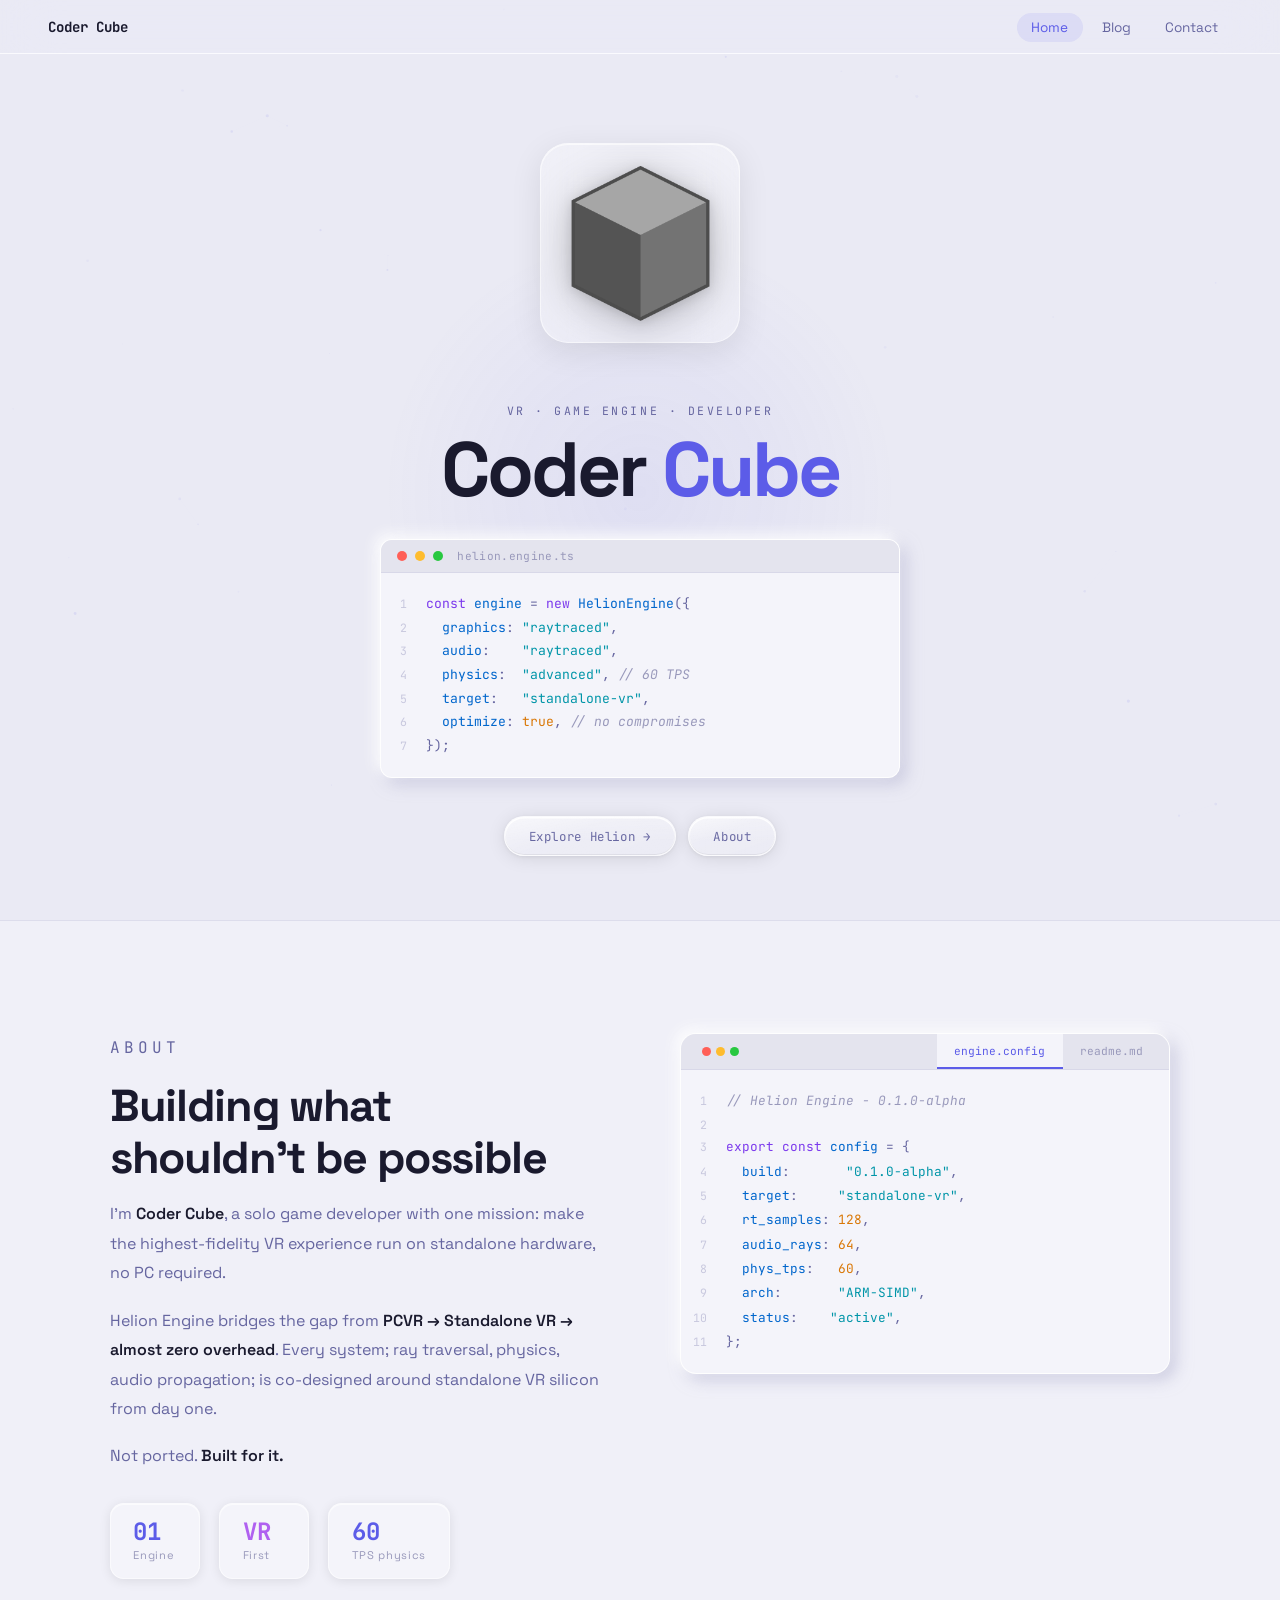
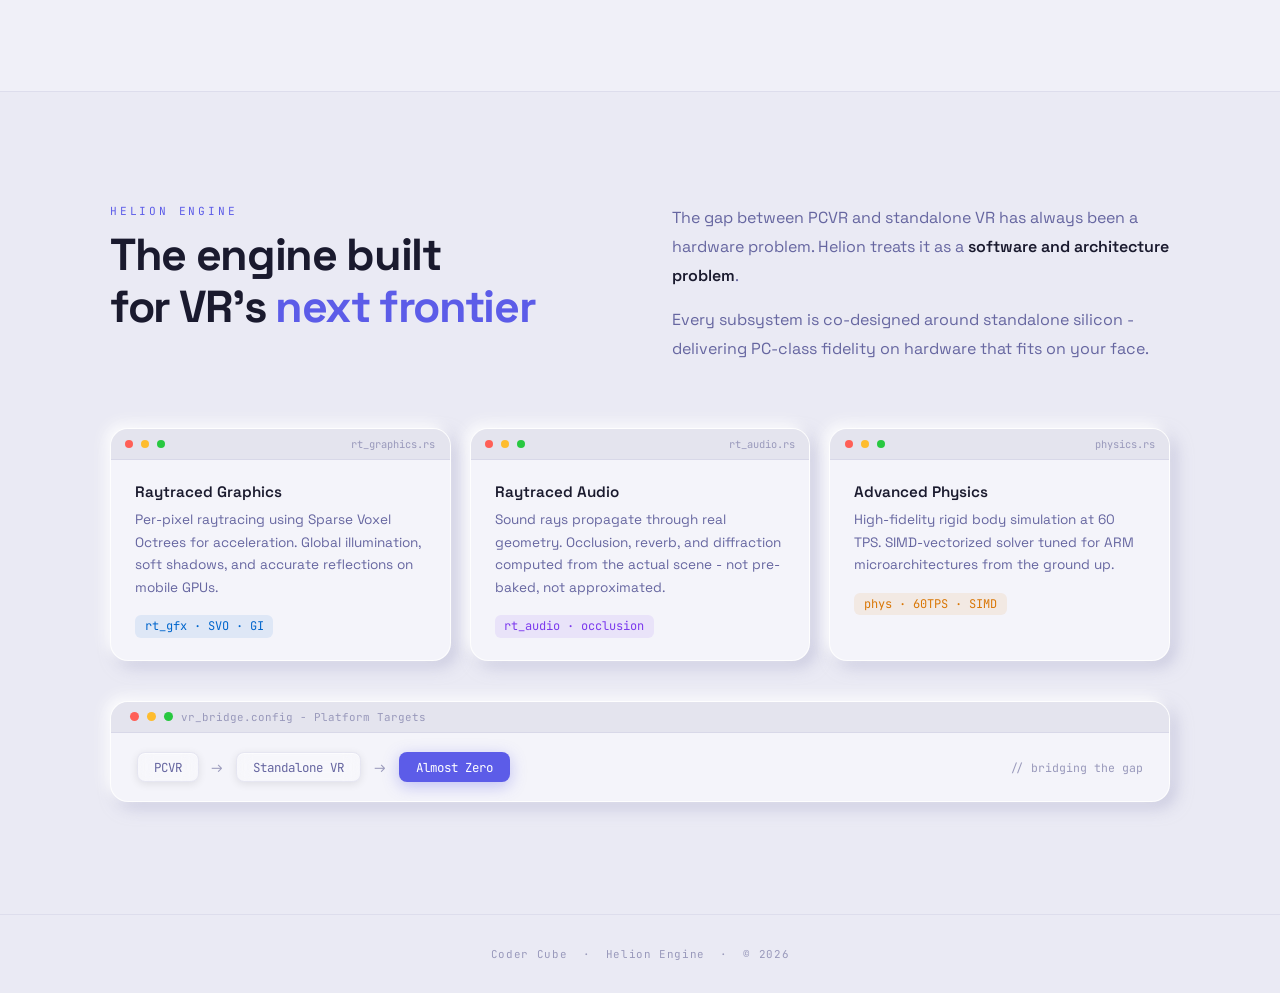
<file: index.html>
<!DOCTYPE html>
<html lang="en">
<head>
<meta charset="UTF-8" />
<meta name="viewport" content="width=device-width, initial-scale=1.0" />
<title>Coder Cube - Home</title>
<link href="https://fonts.googleapis.com/css2?family=Space+Grotesk:wght@300;400;500;600;700&family=JetBrains+Mono:wght@400;500;700&display=swap" rel="stylesheet" />
<link rel="stylesheet" href="site.css" />
<link rel="icon" href="uploads/cube.png" />

<script>
const mediaQuery = window.matchMedia('(prefers-color-scheme: dark)');
function updateTheme() {
  if (mediaQuery.matches) {
    document.documentElement.classList.add('dark');
  } else {
    document.documentElement.classList.remove('dark');
  }
}
updateTheme();
mediaQuery.addEventListener('change', updateTheme);
</script>

<template id="__bundler_thumbnail" data-bg-color="#eaeaf4">
  <svg viewBox="0 0 800 600" xmlns="http://www.w3.org/2000/svg">
    <rect width="800" height="600" fill="#eaeaf4"/>
    <rect x="260" y="180" width="280" height="240" rx="20" fill="#dddde8"/>
    <text x="400" y="420" text-anchor="middle" fill="#5c5ce8" font-size="22" font-family="monospace">Coder Cube</text>
  </svg>
</template>

<style>
  #hero {
    position: relative; min-height: 100vh;
    display: flex; flex-direction: column;
    align-items: center; justify-content: center;
    padding: 8rem 2rem 4rem; z-index: 1;
  }
  .hero-glow {
    position: absolute; width: 520px; height: 520px; border-radius: 50%;
    background: radial-gradient(circle, rgba(92,92,232,0.08) 0%, transparent 70%);
    pointer-events: none; animation: breathe 7s ease-in-out infinite;
  }
  @keyframes breathe { 0%,100%{transform:scale(1)} 50%{transform:scale(1.1)} }

  .cube-stage {
    position: relative; width: 230px; height: 230px;
    display: flex; align-items: center; justify-content: center;
    margin-bottom: 2.8rem;
  }
  .cube-nm-base {
    width: 200px; height: 200px; border-radius: 28px;
    background: var(--glass-bg);
    backdrop-filter: blur(20px);
    -webkit-backdrop-filter: blur(20px);
    border: 1px solid var(--glass-border);
    box-shadow: 0 8px 32px var(--glass-shadow), inset 0 1px 0 var(--glass-shine);
    display: flex; align-items: center; justify-content: center;
    transition: background 0.4s, box-shadow 0.4s;
  }
  .cube-img {
    width: 155px; height: 155px; object-fit: contain;
    filter: drop-shadow(0 6px 22px rgba(0,0,0,0.22)) drop-shadow(0 2px 6px rgba(0,0,0,0.14));
    animation: float 7s ease-in-out infinite;
  }
  html.dark .cube-img {
    filter: drop-shadow(0 6px 28px rgba(255,255,255,0.16)) drop-shadow(0 2px 8px rgba(255,255,255,0.08));
  }
  @keyframes float { 0%,100%{transform:translateY(0)} 50%{transform:translateY(-10px)} }

  .hero-label {
    font-family: var(--font-mono); font-size: 0.72rem;
    color: var(--mid); letter-spacing: 0.22em; text-transform: uppercase;
    margin-bottom: 0.8rem; opacity: 0; animation: fade-up 0.7s 0.1s forwards;
  }
  .hero-title {
    font-size: clamp(2.8rem, 6vw, 5.5rem); font-weight: 700;
    letter-spacing: -0.04em; text-align: center;
    line-height: 1; margin-bottom: 2rem;
    opacity: 0; animation: fade-up 0.7s 0.2s forwards;
  }
  .hero-title .accent { color: var(--accent); }

  .hero-code-wrap {
    background: var(--code-bg); border-radius: 12px;
    box-shadow: var(--nm-out); border: 1px solid var(--card-border);
    overflow: hidden; margin-bottom: 2.4rem;
    width: 100%; max-width: 520px;
    opacity: 0; animation: fade-up 0.7s 0.5s forwards;
    transition: background 0.4s, box-shadow 0.4s, border-color 0.4s;
  }

  .hero-cta {
    display: flex; gap: 0.8rem; flex-wrap: wrap;
    justify-content: center;
    opacity: 0; animation: fade-up 0.7s 0.8s forwards;
  }

  @keyframes fade-up { from{opacity:0;transform:translateY(14px)} to{opacity:1;transform:translateY(0)} }

  #about { background: var(--bg2); transition: background 0.4s; }
  .about-grid { display: grid; grid-template-columns: 1fr 1fr; gap: 5rem; align-items: start; }
  .about-text p { color: var(--mid); line-height: 1.85; font-size: 1rem; margin-bottom: 1.1rem; }
  .about-text p strong { color: var(--ink); font-weight: 600; }

  .stat-row { display: flex; gap: 1.2rem; margin-top: 2rem; flex-wrap: wrap; }
  .stat-card {
    background: var(--glass-bg); border-radius: 14px;
    /*backdrop-filter: blur(12px); -webkit-backdrop-filter: blur(12px);*/
    box-shadow: 0 2px 12px var(--glass-shadow), inset 0 1px 0 var(--glass-shine);
    border: 1px solid var(--glass-border);
    padding: 1rem 1.4rem; min-width: 90px;
    transition: background 0.4s;
  }
  .stat-card {
  transform: translateZ(0);
}
  .stat-num { font-family: var(--font-mono); font-size: 1.5rem; font-weight: 700; color: var(--accent); line-height: 1; margin-bottom: 0.25rem; }
  .stat-label { font-size: 0.7rem; color: var(--dim); letter-spacing: 0.06em; }

  .editor-panel {
    background: var(--code-bg); border-radius: 16px;
    box-shadow: var(--nm-out); border: 1px solid var(--card-border);
    overflow: hidden; transition: background 0.4s, box-shadow 0.4s, border-color 0.4s;
  }
  .editor-tabs {
    background: var(--surface); display: flex; align-items: center;
    border-bottom: 1px solid var(--tab-border); padding: 0 0.5rem;
    transition: background 0.4s, border-color 0.4s;
  }
  .editor-tab { padding: 0.6rem 1.1rem; font-family: var(--font-mono); font-size: 0.7rem; color: var(--dim); border-bottom: 2px solid transparent; cursor: default; }
  .editor-tab.active { color: var(--accent); border-bottom-color: var(--accent); background: var(--code-bg); transition: background 0.4s; }
  .editor-tab-dots { display: flex; gap: 5px; align-items: center; padding: 0 0.8rem; margin-right: auto; }
  .editor-code { padding: 1.2rem 0; font-family: var(--font-mono); font-size: 0.8rem; line-height: 1.9; }

  #helion { background: var(--bg); transition: background 0.4s; }
  .engine-top { display: grid; grid-template-columns: 1fr 1fr; gap: 4rem; align-items: start; margin-bottom: 3rem; }
  .engine-desc { color: var(--mid); line-height: 1.8; font-size: 1rem; }
  .engine-desc p { margin-bottom: 1rem; }
  .engine-desc strong { color: var(--ink); font-weight: 600; }

  .features-grid { display: grid; grid-template-columns: repeat(3,1fr); gap: 1.2rem; }
  .feature-card {
    background: var(--code-bg); border-radius: var(--radius);
    box-shadow: var(--nm-out); border: 1px solid var(--card-border);
    overflow: hidden; transition: transform 0.25s, box-shadow 0.25s, background 0.4s, border-color 0.4s;
    cursor: default;
  }
  .feature-card:hover { transform: translateY(-4px); }
  .feat-code-header {
    background: var(--surface); padding: 0.5rem 0.9rem;
    display: flex; align-items: center; gap: 0.5rem;
    border-bottom: 1px solid var(--tab-border);
    transition: background 0.4s, border-color 0.4s;
  }
  .feat-code-dot { width: 8px; height: 8px; border-radius: 50%; }
  .feat-filename { font-family: var(--font-mono); font-size: 0.65rem; color: var(--dim); margin-left: auto; }
  .feat-body { padding: 1.4rem 1.5rem; }
  .feat-title { font-size: 0.95rem; font-weight: 600; margin-bottom: 0.5rem; }
  .feat-desc { font-size: 0.85rem; color: var(--mid); line-height: 1.65; }
  .token { font-family: var(--font-mono); font-size: 0.75rem; display: inline-block; margin-top: 1rem; padding: 0.2rem 0.6rem; border-radius: 6px; }
  .token-blue   { background: rgba(0,102,204,0.09);  color: var(--code-fn); }
  .token-purple { background: rgba(124,58,237,0.09); color: var(--code-kw); }
  .token-amber  { background: rgba(217,119,6,0.09);  color: var(--code-num); }

  .vr-bar {
    margin-top: 2.5rem; background: var(--code-bg); border-radius: var(--radius);
    box-shadow: var(--nm-out); border: 1px solid var(--card-border); overflow: hidden;
    transition: background 0.4s, box-shadow 0.4s, border-color 0.4s;
  }
  .vr-bar-header {
    background: var(--surface); padding: 0.5rem 1.2rem;
    border-bottom: 1px solid var(--tab-border);
    display: flex; align-items: center; gap: 0.5rem;
    transition: background 0.4s, border-color 0.4s;
  }
  .vr-bar-title { font-family: var(--font-mono); font-size: 0.68rem; color: var(--dim); }
  .vr-bar-body {
    padding: 1.2rem 1.6rem; display: flex; align-items: center;
    justify-content: space-between; flex-wrap: wrap; gap: 1rem;
  }
  .vr-flow { display: flex; align-items: center; gap: 0.8rem; }
  .vr-node {
    padding: 0.35rem 1rem; border-radius: 8px;
    border: 1px solid var(--tab-border); color: var(--mid); font-size: 0.78rem;
    font-family: var(--font-mono);
    background: var(--glass-bg); backdrop-filter: blur(8px);
    box-shadow: 0 2px 8px var(--glass-shadow), inset 0 1px 0 var(--glass-shine);
    transition: background 0.4s, border-color 0.4s;
  }
  .vr-node.hi {
    background: var(--accent); color: #fff;
    border-color: transparent; box-shadow: 0 4px 16px rgba(92,92,232,0.35);
  }
  .vr-arrow { color: var(--dim); font-size: 0.9rem; }

  @media (max-width: 768px) {
    .about-grid, .engine-top { grid-template-columns: 1fr; gap: 2.5rem; }
    .features-grid { grid-template-columns: 1fr; }
  }
</style>
</head>
<body>

<canvas id="canvas-bg"></canvas>

<nav>
  <a href="index.html" class="nav-logo">
    Coder Cube
  </a>
  <div class="nav-right">
    <svg class="ham hamRotate ham1" viewBox="0 0 100 100" width="30" onclick="document.querySelector('nav').classList.toggle('mobile-open'); this.classList.toggle('active')">
      <path
            class="line top"
            d="m 30,33 h 40 c 0,0 9.044436,-0.654587 9.044436,-8.508902 0,-7.854315 -8.024349,-11.958003 -14.89975,-10.85914 -6.875401,1.098863 -13.637059,4.171617 -13.637059,16.368042 v 40" />
      <path
            class="line middle"
            d="m 30,50 h 40" />
      <path
            class="line bottom"
            d="m 30,67 h 40 c 12.796276,0 15.357889,-11.717785 15.357889,-26.851538 0,-15.133752 -4.786586,-27.274118 -16.667516,-27.274118 -11.88093,0 -18.499247,6.994427 -18.435284,17.125656 l 0.252538,40" />
    </svg>
    <ul class="nav-links">
      <li><a href="index.html" class="active">Home</a></li>
      <li><a href="blog.html">Blog</a></li>
      <li><a href="contact.html">Contact</a></li>
    </ul>
  </div>
</nav>

<!-- HERO -->
<section id="hero">
  <div class="hero-glow"></div>
  <div class="cube-stage">
    <div class="cube-nm-base">
      <img class="cube-img" src="uploads/cube.png" alt="Coder Cube" id="cubeImg" />
    </div>
  </div>
  <p class="hero-label">VR · Game Engine · Developer</p>
  <h1 class="hero-title">Coder&nbsp;<span class="accent">Cube</span></h1>
  <div class="hero-code-wrap">
    <div class="code-titlebar">
      <div class="code-dot" style="background:#ff5f57"></div>
      <div class="code-dot" style="background:#febc2e"></div>
      <div class="code-dot" style="background:#28c840"></div>
      <span class="code-filename">helion.engine.ts</span>
    </div>
    <div class="code-body">
      <div class="code-line"><span class="ln">1</span><span class="kw">const</span>&nbsp;<span class="fn">engine</span>&nbsp;<span class="pun">=</span>&nbsp;<span class="kw">new</span>&nbsp;<span class="fn">HelionEngine</span><span class="pun">({</span></div>
      <div class="code-line"><span class="ln">2</span>&nbsp;&nbsp;<span class="fn">graphics</span><span class="pun">:</span>&nbsp;<span class="str">"raytraced"</span><span class="pun">,</span></div>
      <div class="code-line"><span class="ln">3</span>&nbsp;&nbsp;<span class="fn">audio</span><span class="pun">:</span>&nbsp;&nbsp;&nbsp;&nbsp;<span class="str">"raytraced"</span><span class="pun">,</span></div>
      <div class="code-line"><span class="ln">4</span>&nbsp;&nbsp;<span class="fn">physics</span><span class="pun">:</span>&nbsp;&nbsp;<span class="str">"advanced"</span><span class="pun">,</span>&nbsp;<span class="cmt">// 60 TPS</span></div>
      <div class="code-line"><span class="ln">5</span>&nbsp;&nbsp;<span class="fn">target</span><span class="pun">:</span>&nbsp;&nbsp;&nbsp;<span class="str">"standalone-vr"</span><span class="pun">,</span></div>
      <div class="code-line"><span class="ln">6</span>&nbsp;&nbsp;<span class="fn">optimize</span><span class="pun">:</span>&nbsp;<span class="num">true</span><span class="pun">,</span>&nbsp;<span class="cmt">// no compromises</span></div>
      <div class="code-line"><span class="ln">7</span><span class="pun">});</span></div>
    </div>
  </div>
  <div class="hero-cta">
    <a href="#helion" class="btn">Explore Helion →</a>
    <a href="#about" class="btn">About</a>
  </div>
</section>

<hr class="divider" />

<!-- ABOUT -->
<section id="about">
  <div class="container">
    <div class="about-grid">
      <div class="about-text reveal">
        <p class="section-eyebrow">About</p>
        <h2 class="section-title">Building what<br>shouldn't be possible</h2>
        <p>I'm <strong>Coder Cube</strong>, a solo game developer with one mission: make the highest-fidelity VR experience run on standalone hardware, no PC required.</p>
        <p>Helion Engine bridges the gap from <strong>PCVR → Standalone VR → almost zero overhead</strong>. Every system; ray traversal, physics, audio propagation; is co-designed around standalone VR silicon from day one.</p>
        <p>Not ported. <strong>Built for it.</strong></p>
        <div class="stat-row">
          <div class="stat-card"><div class="stat-num">01</div><div class="stat-label">Engine</div></div>
          <div class="stat-card"><div class="stat-num" style="color:var(--accent2)">VR</div><div class="stat-label">First</div></div>
          <div class="stat-card"><div class="stat-num">60</div><div class="stat-label">TPS physics</div></div>
        </div>
      </div>
      <div class="editor-panel reveal">
        <div class="editor-tabs">
          <div class="editor-tab-dots">
            <div class="code-dot" style="background:#ff5f57;width:9px;height:9px"></div>
            <div class="code-dot" style="background:#febc2e;width:9px;height:9px"></div>
            <div class="code-dot" style="background:#28c840;width:9px;height:9px"></div>
          </div>
          <div class="editor-tab active">engine.config</div>
          <div class="editor-tab">readme.md</div>
        </div>
        <div class="editor-code">
          <div class="code-line"><span class="ln">1</span><span class="cmt">// Helion Engine - 0.1.0-alpha</span></div>
          <div class="code-line"><span class="ln">2</span></div>
          <div class="code-line"><span class="ln">3</span><span class="kw">export</span>&nbsp;<span class="kw">const</span>&nbsp;<span class="fn">config</span>&nbsp;<span class="pun">= {</span></div>
          <div class="code-line"><span class="ln">4</span>&nbsp;&nbsp;<span class="fn">build</span><span class="pun">:</span>&nbsp;&nbsp;&nbsp;&nbsp;&nbsp;&nbsp;&nbsp;<span class="str">"0.1.0-alpha"</span><span class="pun">,</span></div>
          <div class="code-line"><span class="ln">5</span>&nbsp;&nbsp;<span class="fn">target</span><span class="pun">:</span>&nbsp;&nbsp;&nbsp;&nbsp;&nbsp;<span class="str">"standalone-vr"</span><span class="pun">,</span></div>
          <div class="code-line"><span class="ln">6</span>&nbsp;&nbsp;<span class="fn">rt_samples</span><span class="pun">:</span>&nbsp;<span class="num">128</span><span class="pun">,</span></div>
          <div class="code-line"><span class="ln">7</span>&nbsp;&nbsp;<span class="fn">audio_rays</span><span class="pun">:</span>&nbsp;<span class="num">64</span><span class="pun">,</span></div>
          <div class="code-line"><span class="ln">8</span>&nbsp;&nbsp;<span class="fn">phys_tps</span><span class="pun">:</span>&nbsp;&nbsp;&nbsp;<span class="num">60</span><span class="pun">,</span></div>
          <div class="code-line"><span class="ln">9</span>&nbsp;&nbsp;<span class="fn">arch</span><span class="pun">:</span>&nbsp;&nbsp;&nbsp;&nbsp;&nbsp;&nbsp;&nbsp;<span class="str">"ARM-SIMD"</span><span class="pun">,</span></div>
          <div class="code-line"><span class="ln">10</span>&nbsp;&nbsp;<span class="fn">status</span><span class="pun">:</span>&nbsp;&nbsp;&nbsp;&nbsp;<span class="str">"active"</span><span class="pun">,</span></div>
          <div class="code-line"><span class="ln">11</span><span class="pun">};</span></div>
        </div>
      </div>
    </div>
  </div>
</section>

<hr class="divider" />

<!-- HELION ENGINE -->
<section id="helion">
  <div class="container">
    <div class="engine-top reveal">
      <div>
        <p class="section-eyebrow">Helion Engine</p>
        <h2 class="section-title">The engine built<br>for VR's <span style="color:var(--accent)">next frontier</span></h2>
      </div>
      <div class="engine-desc">
        <p>The gap between PCVR and standalone VR has always been a hardware problem. Helion treats it as a <strong>software and architecture problem</strong>.</p>
        <p>Every subsystem is co-designed around standalone silicon - delivering PC-class fidelity on hardware that fits on your face.</p>
      </div>
    </div>
    <div class="features-grid">
      <div class="feature-card reveal">
        <div class="feat-code-header">
          <div class="feat-code-dot" style="background:#ff5f57"></div>
          <div class="feat-code-dot" style="background:#febc2e"></div>
          <div class="feat-code-dot" style="background:#28c840"></div>
          <span class="feat-filename">rt_graphics.rs</span>
        </div>
        <div class="feat-body">
          <div class="feat-title">Raytraced Graphics</div>
          <p class="feat-desc">Per-pixel raytracing using Sparse Voxel Octrees for acceleration. Global illumination, soft shadows, and accurate reflections on mobile GPUs.</p>
          <span class="token token-blue">rt_gfx · SVO · GI</span>
        </div>
      </div>
      <div class="feature-card reveal">
        <div class="feat-code-header">
          <div class="feat-code-dot" style="background:#ff5f57"></div>
          <div class="feat-code-dot" style="background:#febc2e"></div>
          <div class="feat-code-dot" style="background:#28c840"></div>
          <span class="feat-filename">rt_audio.rs</span>
        </div>
        <div class="feat-body">
          <div class="feat-title">Raytraced Audio</div>
          <p class="feat-desc">Sound rays propagate through real geometry. Occlusion, reverb, and diffraction computed from the actual scene - not pre-baked, not approximated.</p>
          <span class="token token-purple">rt_audio · occlusion</span>
        </div>
      </div>
      <div class="feature-card reveal">
        <div class="feat-code-header">
          <div class="feat-code-dot" style="background:#ff5f57"></div>
          <div class="feat-code-dot" style="background:#febc2e"></div>
          <div class="feat-code-dot" style="background:#28c840"></div>
          <span class="feat-filename">physics.rs</span>
        </div>
        <div class="feat-body">
          <div class="feat-title">Advanced Physics</div>
          <p class="feat-desc">High-fidelity rigid body simulation at 60 TPS. SIMD-vectorized solver tuned for ARM microarchitectures from the ground up.</p>
          <span class="token token-amber">phys · 60TPS · SIMD</span>
        </div>
      </div>
    </div>
    <div class="vr-bar">
      <div class="vr-bar-header">
        <div class="feat-code-dot" style="background:#ff5f57;width:9px;height:9px"></div>
        <div class="feat-code-dot" style="background:#febc2e;width:9px;height:9px"></div>
        <div class="feat-code-dot" style="background:#28c840;width:9px;height:9px"></div>
        <span class="vr-bar-title">vr_bridge.config - Platform Targets</span>
      </div>
      <div class="vr-bar-body">
        <div class="vr-flow">
          <span class="vr-node">PCVR</span>
          <span class="vr-arrow">→</span>
          <span class="vr-node">Standalone VR</span>
          <span class="vr-arrow">→</span>
          <span class="vr-node hi">Almost Zero</span>
        </div>
        <span style="font-family:var(--font-mono);font-size:0.72rem;color:var(--dim)">// bridging the gap</span>
      </div>
    </div>
  </div>
</section>

<footer>Coder Cube &nbsp;·&nbsp; Helion Engine &nbsp;·&nbsp; © 2026</footer>

<script>
const canvas = document.getElementById('canvas-bg');
const ctx = canvas.getContext('2d');
let W, H, pts = [];
function resize(){ W = canvas.width = innerWidth; H = canvas.height = innerHeight; }
resize(); window.addEventListener('resize', resize);
for(let i=0;i<40;i++) pts.push({ x:Math.random()*W, y:Math.random()*H, vx:(Math.random()-.5)*.15, vy:(Math.random()-.5)*.15, r:Math.random()*1.2+.4, a:Math.random()*.2+.05 });
function draw(){
  ctx.clearRect(0,0,W,H);
  for(let i=0;i<pts.length;i++){
    const p=pts[i];
    for(let j=i+1;j<pts.length;j++){
      const q=pts[j],d=Math.hypot(p.x-q.x,p.y-q.y);
      if(d<130){ ctx.strokeStyle=`rgba(92,92,232,${.05*(1-d/130)})`; ctx.lineWidth=.5; ctx.beginPath(); ctx.moveTo(p.x,p.y); ctx.lineTo(q.x,q.y); ctx.stroke(); }
    }
    ctx.beginPath(); ctx.arc(p.x,p.y,p.r,0,Math.PI*2);
    ctx.fillStyle=`rgba(92,92,232,${p.a})`; ctx.fill();
    p.x+=p.vx; p.y+=p.vy;
    if(p.x<0||p.x>W) p.vx*=-1;
    if(p.y<0||p.y>H) p.vy*=-1;
  }
  requestAnimationFrame(draw);
}
draw();

const stage = document.querySelector('.cube-stage');
const img = document.getElementById('cubeImg');
document.addEventListener('mousemove', e => {
  const r = stage.getBoundingClientRect();
  const dx = (e.clientX-(r.left+r.width/2))/200;
  const dy = (e.clientY-(r.top+r.height/2))/200;
  img.style.transform = `perspective(500px) rotateY(${dx*14}deg) rotateX(${-dy*10}deg)`;
});

const io = new IntersectionObserver(entries => {
  entries.forEach(e => { if(e.isIntersecting){ e.target.classList.add('visible'); io.unobserve(e.target); }});
}, {threshold:0.1});
document.querySelectorAll('.reveal').forEach(r => io.observe(r));
</script>
</body>
</html>
</file>
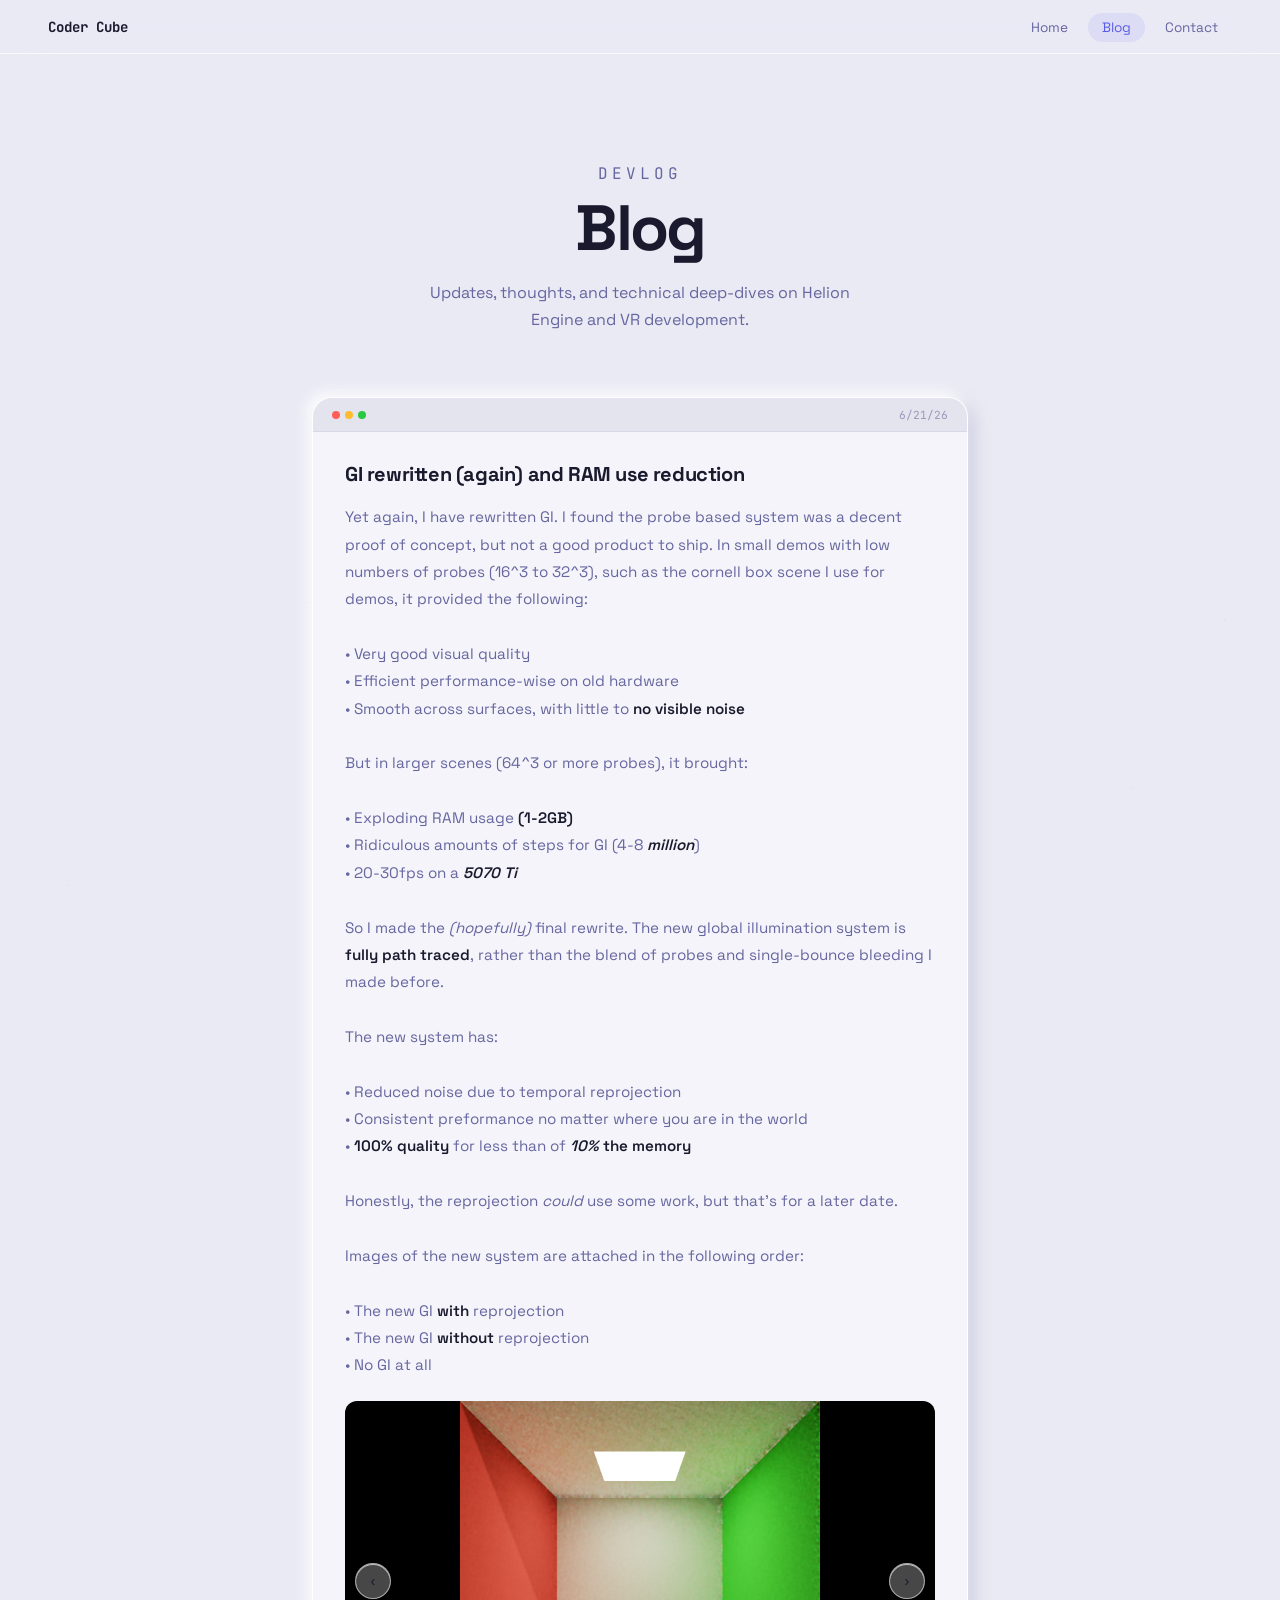
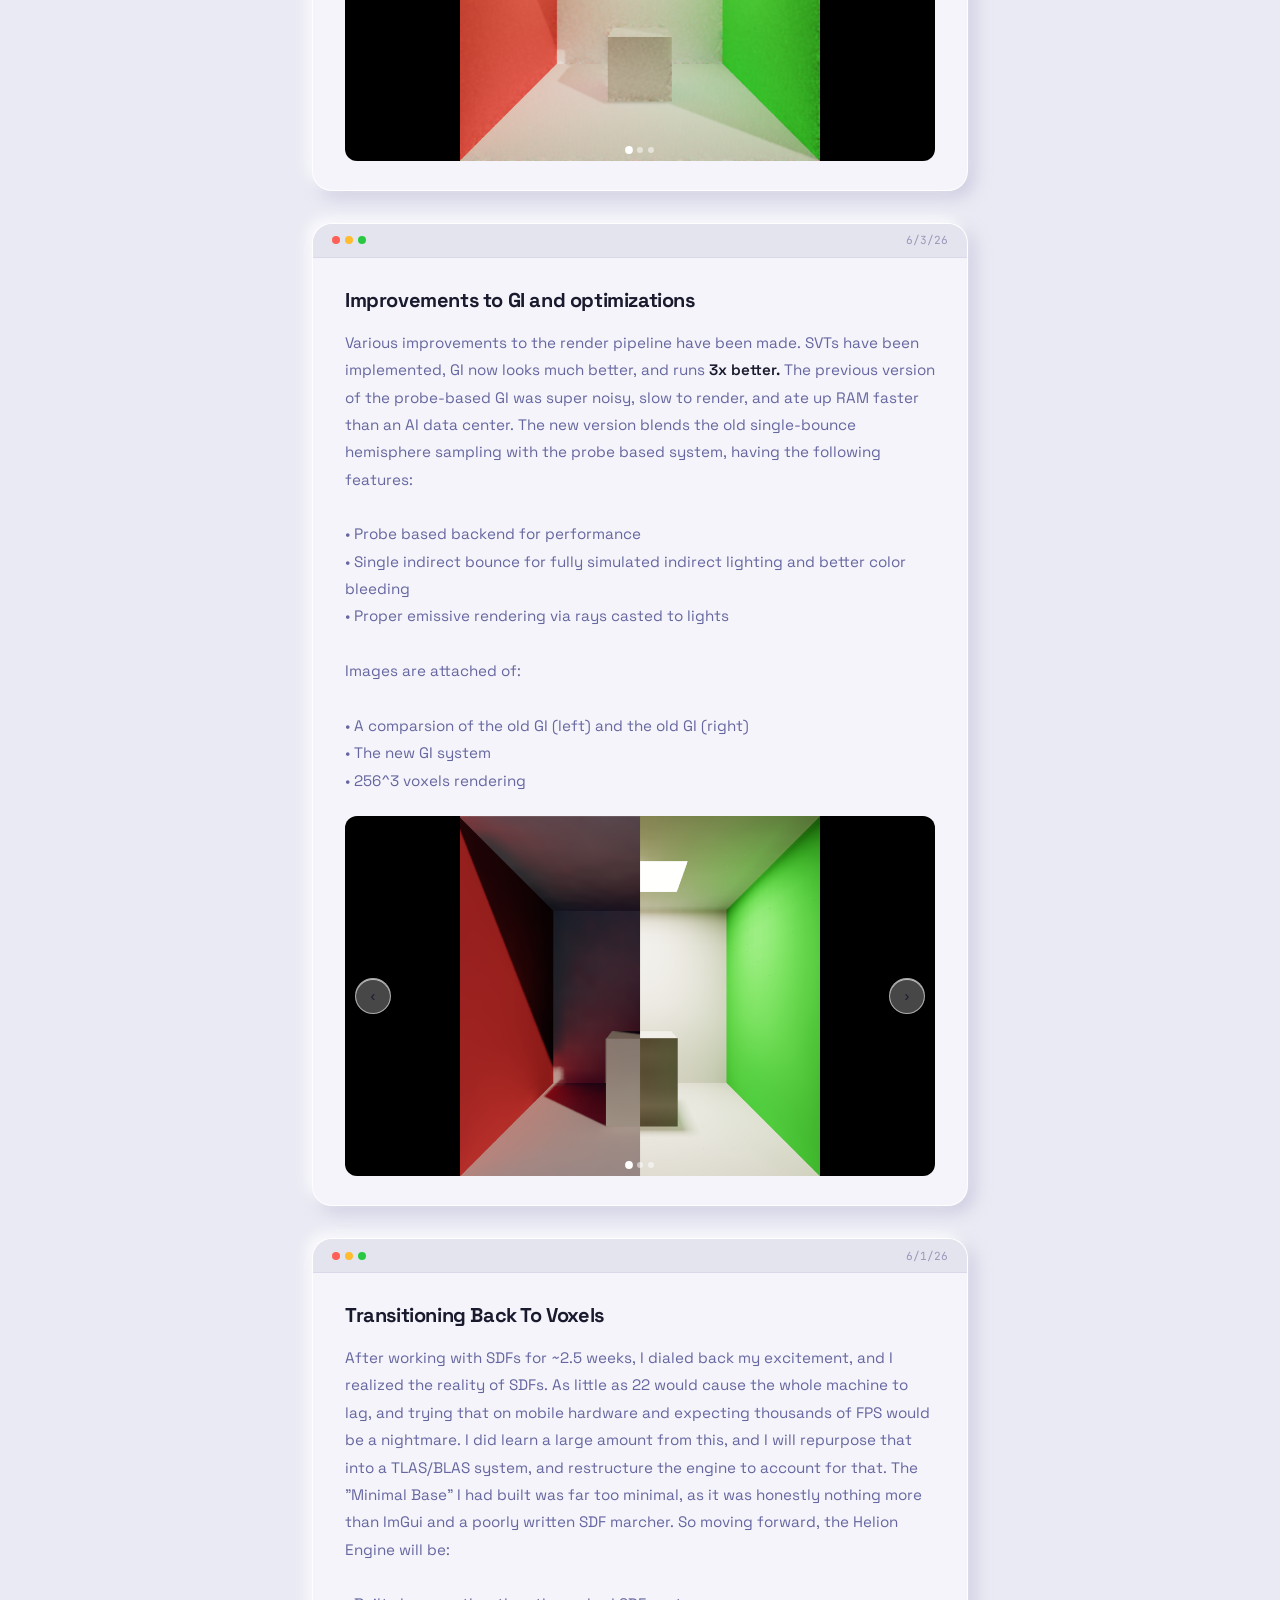
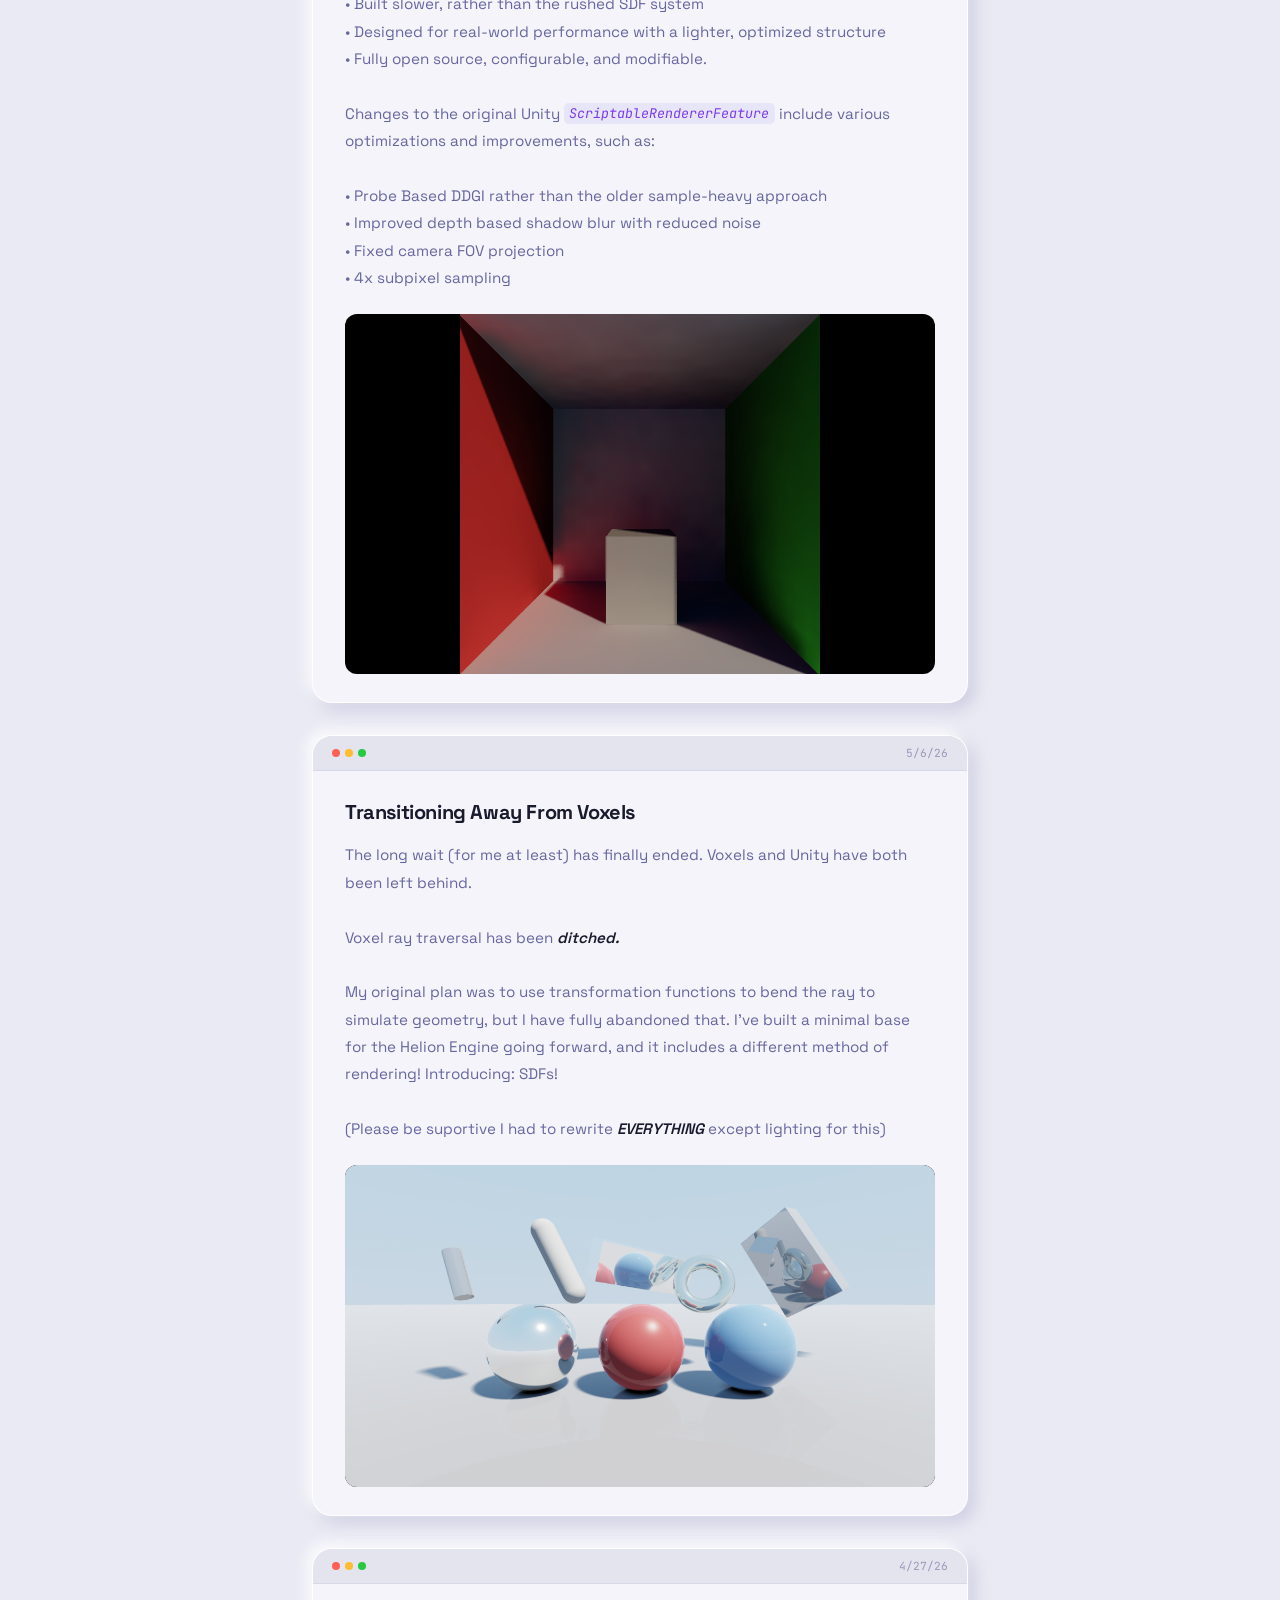
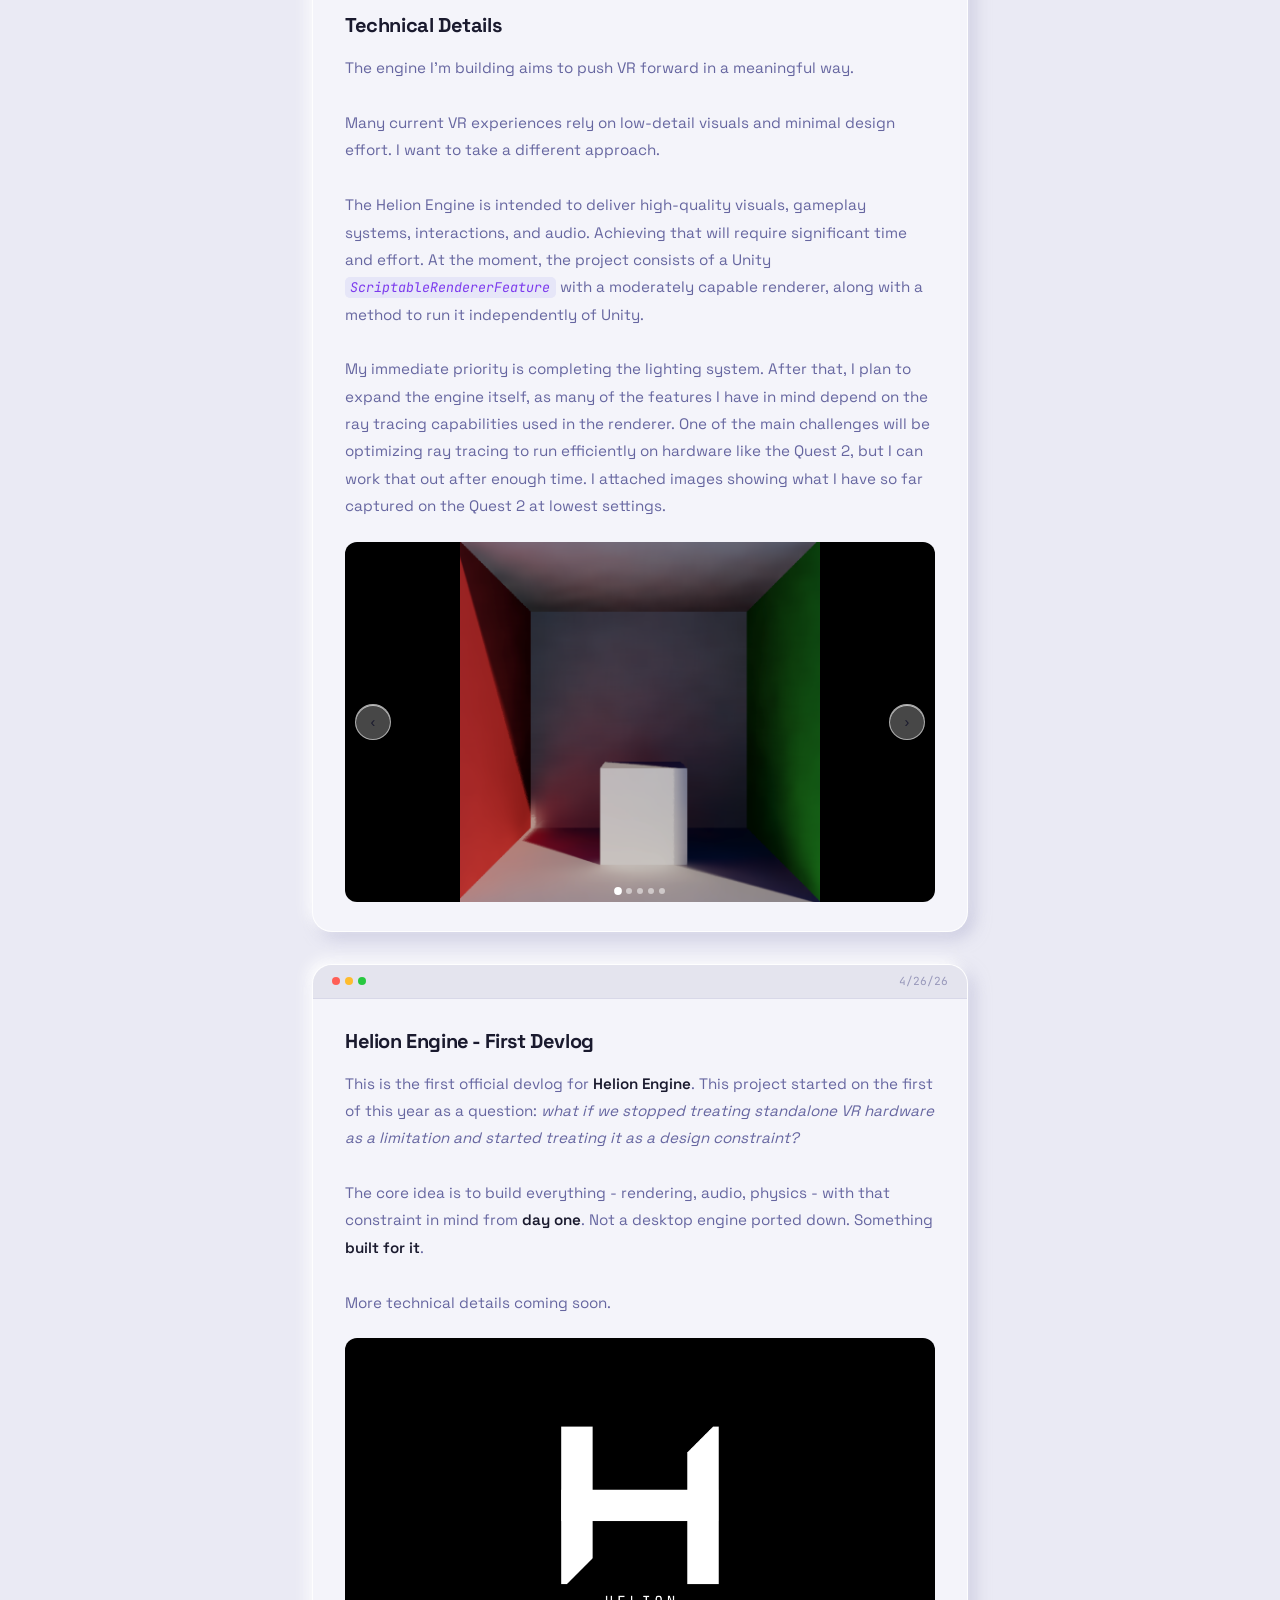
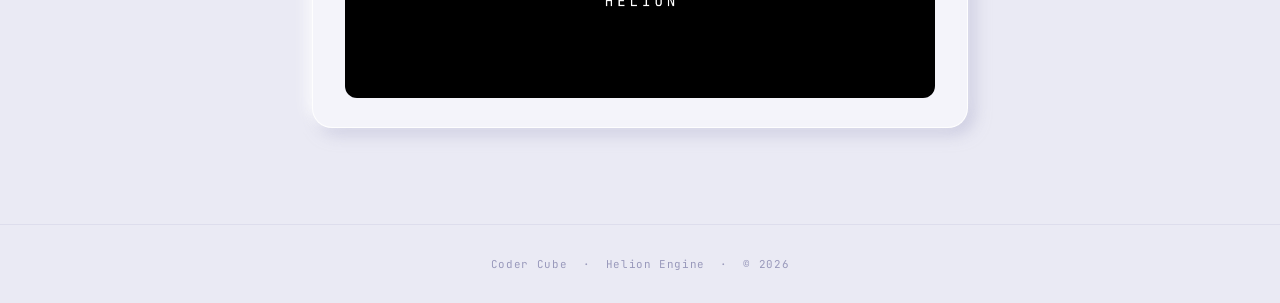
<file: blog.html>
<!DOCTYPE html>
<html lang="en">
<head>
<meta charset="UTF-8" />
<meta name="viewport" content="width=device-width, initial-scale=1.0" />
<title>Coder Cube - Blog</title>
<link href="https://fonts.googleapis.com/css2?family=Space+Grotesk:wght@300;400;500;600;700&family=JetBrains+Mono:wght@400;500;700&display=swap" rel="stylesheet" />
<link rel="stylesheet" href="site.css" />
<link rel="icon" href="uploads/cube.png" />

<script>
const mediaQuery = window.matchMedia('(prefers-color-scheme: dark)');
function updateTheme() {
  if (mediaQuery.matches) {
    document.documentElement.classList.add('dark');
  } else {
    document.documentElement.classList.remove('dark');
  }
}
updateTheme();
mediaQuery.addEventListener('change', updateTheme);
</script>

<style>
  .blog-hero {
    padding: 10rem 3rem 4rem;
    text-align: center; z-index: 1; position: relative;
    background: var(--bg); transition: background 0.4s;
  }
  .blog-hero h1 { font-size: clamp(2.5rem,5vw,4.5rem); font-weight:700; letter-spacing:-0.04em; margin-bottom:0.6rem; }
  .blog-hero p  { color: var(--mid); font-size:1rem; max-width:440px; margin:0 auto; line-height:1.7; }

  #posts-container {
    max-width: 720px; margin: 0 auto;
    padding: 0 2rem 6rem; display:flex; flex-direction:column; gap:2rem;
    position: relative; z-index:1;
  }

  .post-card {
    background: var(--code-bg);
    border: 1px solid var(--card-border);
    border-radius: 20px;
    box-shadow: var(--nm-out);
    overflow: hidden;
    transition: background 0.4s, box-shadow 0.4s, border-color 0.4s, transform 0.25s;
  }
  .post-card:hover { transform: translateY(-3px); }

  .post-header {
    background: var(--surface);
    padding: 0.6rem 1.2rem;
    border-bottom: 1px solid var(--tab-border);
    display: flex; align-items: center; gap: 0.5rem;
    transition: background 0.4s, border-color 0.4s;
  }
  .post-header-dots { display:flex; gap:5px; margin-right:auto; }
  .post-date {
    font-family: var(--font-mono); font-size:0.7rem; color:var(--dim);
    cursor:default;
  }

  #date-tooltip {
    position: fixed; z-index: 9999; pointer-events: none;
    background: var(--ink); color: var(--bg);
    font-family: var(--font-mono); font-size: 0.68rem;
    padding: 0.3rem 0.75rem; border-radius: 7px;
    white-space: nowrap; opacity: 0;
    transition: opacity 0.15s;
    box-shadow: 0 4px 16px rgba(0,0,0,0.25);
  }
  #date-tooltip::after {
    content: ''; position: absolute; top: 100%; left: 50%;
    transform: translateX(-50%);
    border: 5px solid transparent;
    border-top-color: var(--ink);
  }

  .post-body { padding: 1.8rem 2rem; }
  .post-title { font-size:1.25rem; font-weight:700; letter-spacing:-0.02em; margin-bottom:1rem; }
  .post-text { color:var(--mid); line-height:1.8; font-size:0.95rem; }
  .post-text b  { color:var(--ink); font-weight:600; }
  .post-text i  { font-style:italic; }
  .mono-inline {
    font-family: var(--font-mono); font-style:italic;
    background: rgba(92,92,232,0.09); color:var(--code-kw);
    padding:0.1em 0.4em; border-radius:5px;
    font-size:0.88em;
  }
  html.dark .mono-inline { background: rgba(180,160,255,0.12); }

  .post-slider {
    margin-top: 1.4rem;
    position: relative; border-radius:12px; overflow:hidden;
    background: var(--surface);
  }
  .slider-track { display:flex; transition:transform 0.35s cubic-bezier(0.4,0,0.2,1); }
  .slider-img {
    min-width:100%; max-height:360px; object-fit: contain;
    background: black;
    display:block;
  }
  .slider-btn {
    position:absolute; top:50%; transform:translateY(-50%);
    background: var(--glass-bg); backdrop-filter:blur(12px);
    -webkit-backdrop-filter:blur(12px);
    border:1px solid var(--glass-border);
    box-shadow:0 2px 12px var(--glass-shadow), inset 0 1px 0 var(--glass-shine);
    color:var(--ink); width:36px; height:36px; border-radius:50%;
    display:flex; align-items:center; justify-content:center;
    cursor:pointer; font-size:0.9rem;
    transition:background 0.2s;
    z-index:2;
  }
  .slider-btn:hover { background:var(--glass-hover-bg); }
  .slider-prev { left:10px; }
  .slider-next { right:10px; }
  .slider-dots {
    position:absolute; bottom:8px; left:50%; transform:translateX(-50%);
    display:flex; gap:5px;
  }
  .slider-dot {
    width:6px; height:6px; border-radius:50%;
    background:rgba(255,255,255,0.5); cursor:pointer;
    transition:background 0.2s, transform 0.2s;
  }
  .slider-dot.active { background:#fff; transform:scale(1.3); }

  .blog-empty {
    text-align:center; padding:4rem 2rem;
    color:var(--dim); font-family:var(--font-mono); font-size:0.85rem;
  }
</style>
</head>
<body>

<canvas id="canvas-bg"></canvas>

<nav>
  <a href="index.html" class="nav-logo">Coder Cube</a>
  <div class="nav-right">
    <svg class="ham hamRotate ham1" viewBox="0 0 100 100" width="30" onclick="document.querySelector('nav').classList.toggle('mobile-open'); this.classList.toggle('active')">
      <path
            class="line top"
            d="m 30,33 h 40 c 0,0 9.044436,-0.654587 9.044436,-8.508902 0,-7.854315 -8.024349,-11.958003 -14.89975,-10.85914 -6.875401,1.098863 -13.637059,4.171617 -13.637059,16.368042 v 40" />
      <path
            class="line middle"
            d="m 30,50 h 40" />
      <path
            class="line bottom"
            d="m 30,67 h 40 c 12.796276,0 15.357889,-11.717785 15.357889,-26.851538 0,-15.133752 -4.786586,-27.274118 -16.667516,-27.274118 -11.88093,0 -18.499247,6.994427 -18.435284,17.125656 l 0.252538,40" />
    </svg>
    <ul class="nav-links">
      <li><a href="index.html">Home</a></li>
      <li><a href="blog.html" class="active">Blog</a></li>
      <li><a href="contact.html">Contact</a></li>
    </ul>
  </div>
</nav>

<div class="blog-hero reveal">
  <p class="section-eyebrow">Devlog</p>
  <h1>Blog</h1>
  <p>Updates, thoughts, and technical deep-dives on Helion Engine and VR development.</p>
</div>

<div id="posts-container"></div>

<footer>Coder Cube &nbsp;·&nbsp; Helion Engine &nbsp;·&nbsp; © 2026</footer>

<script>
/* ═══════════════════════════════════════════════════════════
   BLOG POSTS
   Fields:
     date:   "M/D/YY"  e.g. "4/25/26"
     title:  string
     body:   string - supports <b>, <i>, <m>text</m>
     images: [] array of image file paths (leave empty if none)
═══════════════════════════════════════════════════════════ */
const BLOG_POSTS = [
  {
    date: "4/26/26",
    title: "Helion Engine - First Devlog",
    body: "This is the first official devlog for <b>Helion Engine</b>. This project started on the first of this year as a question: <i>what if we stopped treating standalone VR hardware as a limitation and started treating it as a design constraint?</i>\n\nThe core idea is to build everything - rendering, audio, physics - with that constraint in mind from <b>day one</b>. Not a desktop engine ported down. Something <b>built for it</b>.\n\nMore technical details coming soon.",
    images: ["uploads/HelionLogo.png"]
  },
  {
    date: "4/27/26",
    title: "Technical Details",
    body: "The engine I'm building aims to push VR forward in a meaningful way.\n\nMany current VR experiences rely on low-detail visuals and minimal design effort. I want to take a different approach.\n\nThe Helion Engine is intended to deliver high-quality visuals, gameplay systems, interactions, and audio. Achieving that will require significant time and effort. At the moment, the project consists of a Unity <m>ScriptableRendererFeature</m> with a moderately capable renderer, along with a method to run it independently of Unity.\n\nMy immediate priority is completing the lighting system. After that, I plan to expand the engine itself, as many of the features I have in mind depend on the ray tracing capabilities used in the renderer. One of the main challenges will be optimizing ray tracing to run efficiently on hardware like the Quest 2, but I can work that out after enough time. I attached images showing what I have so far captured on the Quest 2 at lowest settings.",
    images: ["uploads/1-1.png", "uploads/1-2.png", "uploads/1-3.png", "uploads/1-4.png", "uploads/1-5.png"]
  },
  {
    date: "5/6/26",
    title: "Transitioning Away From Voxels",
    body: "The long wait (for me at least) has finally ended. Voxels and Unity have both been left behind. \n\nVoxel ray traversal has been <b><i>ditched.</i></b>\n\n My original plan was to use transformation functions to bend the ray to simulate geometry, but I have fully abandoned that. I've built a minimal base for the Helion Engine going forward, and it includes a different method of rendering! Introducing: SDFs! \n\n (Please be suportive I had to rewrite <b><i>EVERYTHING</i></b> except lighting for this)",
    images: ["uploads/2-1.png"]
  },
  {
    date: "6/1/26",
    title: "Transitioning Back To Voxels",
    body: "After working with SDFs for ~2.5 weeks, I dialed back my excitement, and I realized the reality of SDFs. As little as 22 would cause the whole machine to lag, and trying that on mobile hardware and expecting thousands of FPS would be a nightmare. I did learn a large amount from this, and I will repurpose that into a TLAS/BLAS system, and restructure the engine to account for that. The \"Minimal Base\" I had built was far too minimal, as it was honestly nothing more than ImGui and a poorly written SDF marcher. So moving forward, the Helion Engine will be: \n\n\t\t • Built slower, rather than the rushed SDF system \n\t\t • Designed for real-world performance with a lighter, optimized structure \n\t\t • Fully open source, configurable, and modifiable. \n\n Changes to the original Unity <m>ScriptableRendererFeature</m> include various optimizations and improvements, such as: \n\n\t\t • Probe Based DDGI rather than the older sample-heavy approach \n\t\t • Improved depth based shadow blur with reduced noise \n\t\t • Fixed camera FOV projection \n\t\t • 4x subpixel sampling",
    images: ["uploads/3-1.png"]
  },
  {
    date: "6/3/26",
    title: "Improvements to GI and optimizations",
    body: "Various improvements to the render pipeline have been made. SVTs have been implemented, GI now looks much better, and runs <b>3x better.</b> The previous version of the probe-based GI was super noisy, slow to render, and ate up RAM faster than an AI data center. The new version blends the old single-bounce hemisphere sampling with the probe based system, having the following features: \n\n\t\t • Probe based backend for performance \n\t\t • Single indirect bounce for fully simulated indirect lighting and better color bleeding \n\t\t • Proper emissive rendering via rays casted to lights \n\n Images are attached of: \n\n\t\t • A comparsion of the old GI (left) and the old GI (right) \n\t\t • The new GI system \n\t\t • 256^3 voxels rendering",
    images: ["uploads/4-1.png", "uploads/4-2.png", "uploads/4-3.png"]
  },
  {
    date: "6/21/26",
    title: "GI rewritten (again) and RAM  use reduction",
    body: "Yet again, I have rewritten GI. I found the probe based system was a decent proof of concept, but not a good product to ship. In small demos with low numbers of probes (16^3 to 32^3), such as the cornell box scene I use for demos, it provided the following: \n\n\t\t • Very good visual quality \n\t\t • Efficient performance-wise on old hardware \n\t\t • Smooth across surfaces, with little to <b>no visible noise</b> \n\n But in larger scenes (64^3 or more probes), it brought: \n\n\t\t • Exploding RAM usage <b>(1-2GB)</b> \n\t\t • Ridiculous amounts of steps for GI (4-8 <i><b>million</b></i>) \n\t\t • 20-30fps on a <i><b>5070 Ti</b></i> \n\n So I made the <i>(hopefully)</i> final rewrite. The new global illumination system is <b>fully path traced</b>, rather than the blend of probes and single-bounce bleeding I made before. \n\n The new system has: \n\n\t\t • Reduced noise due to temporal reprojection \n\t\t • Consistent preformance no matter where you are in the world \n\t\t • <b>100% quality</b> for less than of <b><i>10%</i> the memory</b> \n\n Honestly, the reprojection <i>could</i> use some work, but that's for a later date. \n\n Images of the new system are attached in the following order: \n\n\t\t • The new GI <b>with</b> reprojection \n\t\t • The new GI <b>without</b> reprojection \n\t\t • No GI at all",
    images: ["uploads/5-1.png", "uploads/5-2.png", "uploads/5-3.png"]
  },
];

const MONTHS = ['January','February','March','April','May','June','July','August','September','October','November','December'];

function ordinal(n) {
  const s = ['th','st','nd','rd'];
  const v = n % 100;
  return n + (s[(v-20)%10] || s[v] || s[0]);
}

function compactDate(str) { return str; }

function fullDate(str) {
  const parts = str.split('/');
  const m = parseInt(parts[0]), d = parseInt(parts[1]), y = parseInt(parts[2]);
  const fullYear = y < 100 ? 2000 + y : y;
  return `${MONTHS[m-1]} ${ordinal(d)}, ${fullYear}`;
}

function parseBody(text) {
  // Replace <m>...</m> with styled span, then newlines with <br>
  return text
    .replace(/<m>([\s\S]*?)<\/m>/g, '<span class="mono-inline">$1</span>')
    .replace(/\n/g, '<br>');
}

function buildSlider(images, cardIndex) {
  if (!images || images.length === 0) return '';
  let imgs = images.map(src => `<img class="slider-img" src="${src}" alt="Post image" />`).join('');
  let dots = images.map((_,i) => `<div class="slider-dot${i===0?' active':''}" data-index="${i}"></div>`).join('');
  let prevBtn = images.length > 1 ? `<button class="slider-btn slider-prev" data-card="${cardIndex}">&#8249;</button>` : '';
  let nextBtn = images.length > 1 ? `<button class="slider-btn slider-next" data-card="${cardIndex}">&#8250;</button>` : '';
  let dotsHtml = images.length > 1 ? `<div class="slider-dots" data-card="${cardIndex}">${dots}</div>` : '';
  return `<div class="post-slider" data-slider="${cardIndex}" data-count="${images.length}">
    <div class="slider-track">${imgs}</div>
    ${prevBtn}${nextBtn}${dotsHtml}
  </div>`;
}

function renderPosts() {
  const container = document.getElementById('posts-container');
  if (!BLOG_POSTS.length) {
    container.innerHTML = '<div class="blog-empty">// no posts yet</div>';
    return;
  }

  // Newest first
  const sorted = [...BLOG_POSTS].reverse();

  container.innerHTML = sorted.map((post, i) => `
    <div class="post-card reveal">
      <div class="post-header">
        <div class="post-header-dots">
          <div class="code-dot" style="background:#ff5f57;width:8px;height:8px"></div>
          <div class="code-dot" style="background:#febc2e;width:8px;height:8px"></div>
          <div class="code-dot" style="background:#28c840;width:8px;height:8px"></div>
        </div>
        <div class="post-date" data-fulldate="${fullDate(post.date)}">
          ${post.date}
        </div>
      </div>
      <div class="post-body">
        <div class="post-title">${post.title}</div>
        <div class="post-text">${parseBody(post.body)}</div>
        ${buildSlider(post.images, i)}
      </div>
    </div>
  `).join('');

  // Wire up sliders
  document.querySelectorAll('[data-slider]').forEach(sliderEl => {
    const idx = parseInt(sliderEl.dataset.slider);
    const count = parseInt(sliderEl.dataset.count);
    const track = sliderEl.querySelector('.slider-track');
    const dotsEl = sliderEl.querySelector('.slider-dots');
    let current = 0;

    function goTo(n) {
      current = (n + count) % count;
      track.style.transform = `translateX(-${current * 100}%)`;
      if (dotsEl) {
        dotsEl.querySelectorAll('.slider-dot').forEach((d,i) => d.classList.toggle('active', i===current));
      }
    }

    const prev = sliderEl.querySelector('.slider-prev');
    const next = sliderEl.querySelector('.slider-next');
    if (prev) prev.addEventListener('click', () => goTo(current - 1));
    if (next) next.addEventListener('click', () => goTo(current + 1));
    if (dotsEl) dotsEl.querySelectorAll('.slider-dot').forEach((d,i) => d.addEventListener('click', () => goTo(i)));
  });

  // Reveal new elements
  document.querySelectorAll('.reveal').forEach(r => io.observe(r));
}

// Scroll reveal
const io = new IntersectionObserver(entries => {
  entries.forEach(e => { if(e.isIntersecting){ e.target.classList.add('visible'); io.unobserve(e.target); }});
}, {threshold:0.08});

renderPosts();

//Floating date tooltip
const tooltip = document.createElement('div');
tooltip.id = 'date-tooltip';
document.body.appendChild(tooltip);

document.addEventListener('mouseover', e => {
  const el = e.target.closest('[data-fulldate]');
  if (!el) return;
  tooltip.textContent = el.dataset.fulldate;
  tooltip.style.opacity = '1';
});
document.addEventListener('mousemove', e => {
  const el = e.target.closest('[data-fulldate]');
  if (!el) { tooltip.style.opacity = '0'; return; }
  const r = el.getBoundingClientRect();
  tooltip.style.left = (r.left + r.width / 2 - tooltip.offsetWidth / 2) + 'px';
  tooltip.style.top  = (r.top - tooltip.offsetHeight - 8) + 'px';
});
document.addEventListener('mouseout', e => {
  if (!e.target.closest('[data-fulldate]')) tooltip.style.opacity = '0';
});

const canvas = document.getElementById('canvas-bg');
const ctx = canvas.getContext('2d');
let W, H, pts = [];
function resize(){ W = canvas.width = innerWidth; H = canvas.height = innerHeight; }
resize(); window.addEventListener('resize', resize);
for(let i=0;i<30;i++) pts.push({ x:Math.random()*W, y:Math.random()*H, vx:(Math.random()-.5)*.12, vy:(Math.random()-.5)*.12, r:Math.random()*.9+.3, a:Math.random()*.15+.04 });
(function draw(){
  ctx.clearRect(0,0,W,H);
  pts.forEach(p => {
    ctx.beginPath(); ctx.arc(p.x,p.y,p.r,0,Math.PI*2);
    ctx.fillStyle=`rgba(92,92,232,${p.a})`; ctx.fill();
    p.x+=p.vx; p.y+=p.vy;
    if(p.x<0||p.x>W) p.vx*=-1;
    if(p.y<0||p.y>H) p.vy*=-1;
  });
  requestAnimationFrame(draw);
})();
</script>
</body>
</html>
</file>
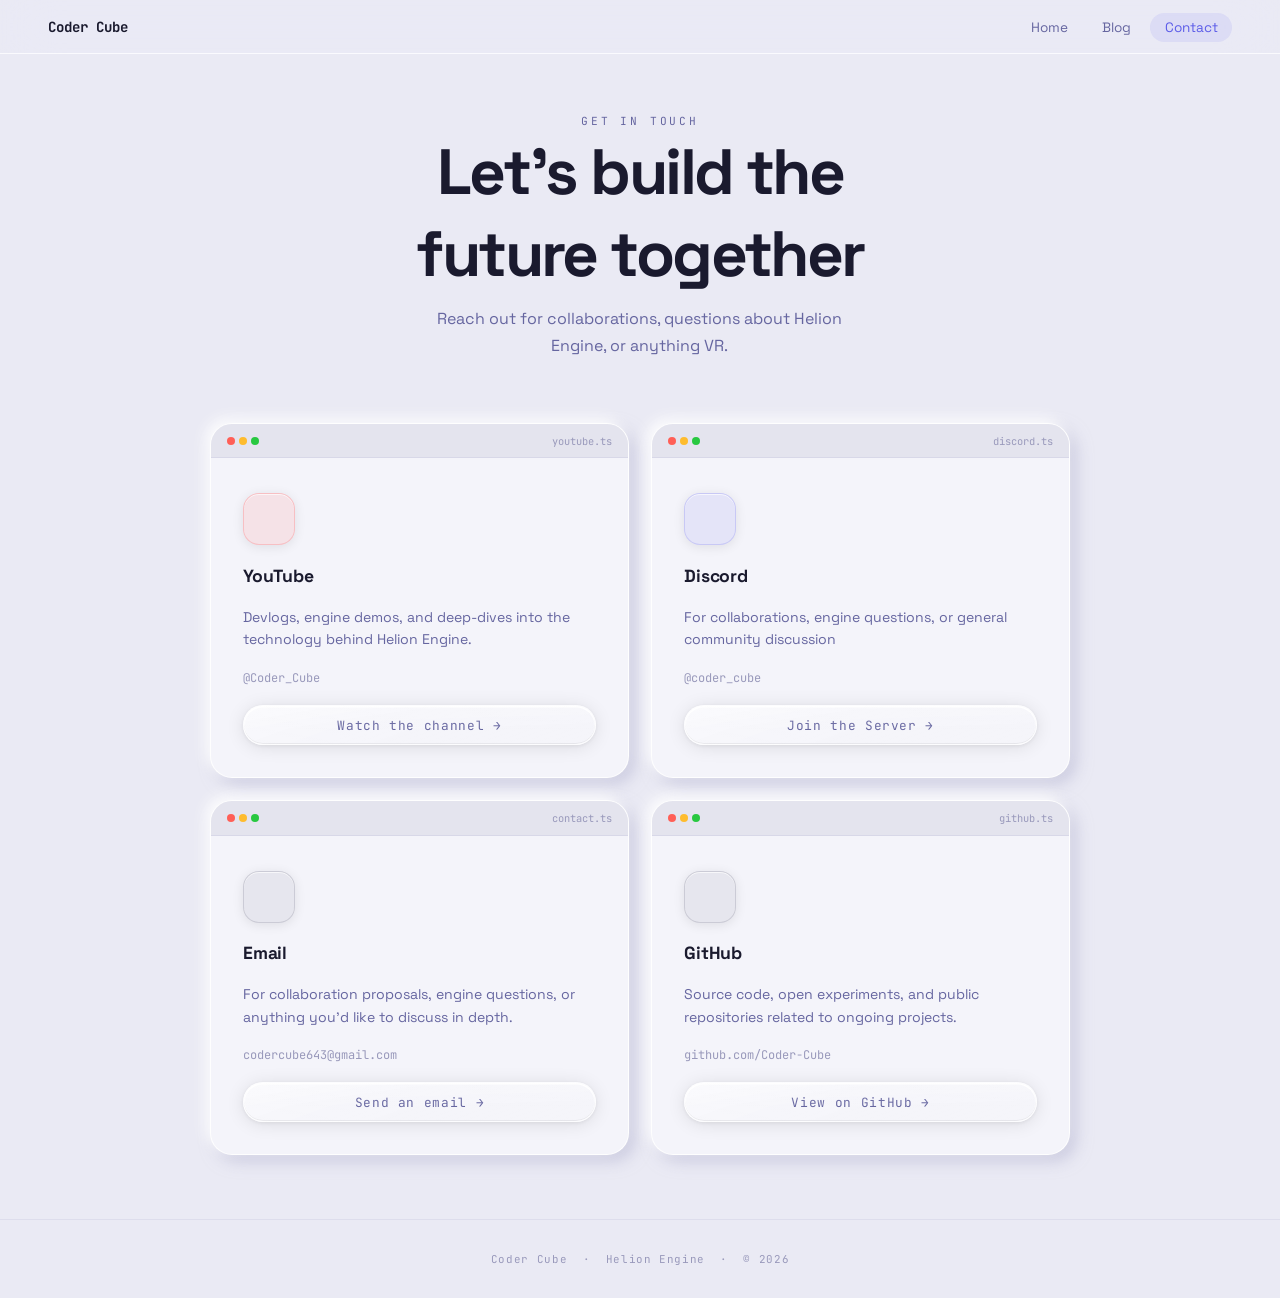
<file: contact.html>
<!DOCTYPE html>
<html lang="en">
<head>
<meta charset="UTF-8" />
<meta name="viewport" content="width=device-width, initial-scale=1.0" />
<title>Coder Cube - Contact</title>
<link href="https://fonts.googleapis.com/css2?family=Space+Grotesk:wght@300;400;500;600;700&family=JetBrains+Mono:wght@400;500;700&display=swap" rel="stylesheet" />
<link rel="stylesheet" href="https://unicons.iconscout.com/release/v4.2.0/css/line.css" />
<link rel="stylesheet" href="site.css" />
<link rel="icon" href="uploads/cube.png" />

<script>
const mediaQuery = window.matchMedia('(prefers-color-scheme: dark)');
function updateTheme() {
  if (mediaQuery.matches) {
    document.documentElement.classList.add('dark');
  } else {
    document.documentElement.classList.remove('dark');
  }
}
updateTheme();
mediaQuery.addEventListener('change', updateTheme);
</script>
<style>
  body { display:flex; flex-direction:column; min-height:100vh; }

  .contact-page {
    flex:1; display:flex; flex-direction:column;
    align-items:center; justify-content:center;
    padding: 7rem 2rem 4rem;
    position:relative; z-index:1;
    background: var(--bg); transition: background 0.4s;
  }

  .contact-header {
    text-align:center; margin-bottom:4rem;
  }
  .contact-header h1 {
    font-size: clamp(2.5rem,5vw,4.5rem);
    font-weight:700; letter-spacing:-0.04em; margin-bottom:0.6rem;
  }
  .contact-header p { color:var(--mid); line-height:1.7; max-width:420px; margin:0 auto; }

  .contact-cards {
    display:grid; grid-template-columns:repeat(2,1fr);
    gap:1.4rem; max-width:860px; width:100%;
  }
  .contact-card {
    background: var(--code-bg);
    border: 1px solid var(--card-border);
    border-radius: 22px;
    box-shadow: var(--nm-out);
    overflow:hidden;
    display:flex; flex-direction:column;
    transition-delay: calc(125ms * var(--blur) + 200ms);
  }

  .contact-card-header {
    background:var(--surface); padding:0.6rem 1rem;
    border-bottom:1px solid var(--tab-border);
    display:flex; align-items:center; gap:0.4rem;
    transition: background 0.4s, border-color 0.4s;
  }
  .contact-card-header-dots { display:flex; gap:4px; margin-right:auto; }

  .contact-card-body {
    padding: 2.2rem 2rem 2rem;
    display:flex; flex-direction:column; gap:1.2rem; flex:1;
  }

  .contact-platform-icon {
    width:52px; height:52px; border-radius:16px;
    display:flex; align-items:center; justify-content:center;
    font-size:1.5rem;
    background:var(--glass-bg); backdrop-filter:blur(12px);
    border:1px solid var(--glass-border);
    box-shadow:0 2px 12px var(--glass-shadow), inset 0 1px 0 var(--glass-shine);
    transition: background 0.4s;
  }

  .contact-platform-name {
    font-size:1.1rem; font-weight:700; letter-spacing:-0.01em;
  }
  .contact-platform-desc {
    color:var(--mid); font-size:0.88rem; line-height:1.6; flex:1;
  }
  .contact-platform-handle {
    font-family:var(--font-mono); font-size:0.75rem; color:var(--dim);
    margin-top:auto;
  }

  .contact-card-link {
    display:block; text-decoration:none; color:inherit;
  }
  .contact-card-link .btn {
    width:100%; justify-content:center; font-size:0.8rem;
  }

  .platform-email  .contact-platform-icon { background:rgba(80,80,100,0.08); border-color:rgba(80,80,100,0.18); }
  .platform-discord  .contact-platform-icon { background:rgba(92,92,232,0.1); border-color:rgba(92,92,232,0.2); }
  .platform-youtube .contact-platform-icon { background:rgba(255,50,50,0.09); border-color:rgba(255,50,50,0.2); }
  .platform-github .contact-platform-icon { background:rgba(80,80,100,0.08); border-color:rgba(80,80,100,0.18); }

  html.dark .platform-email  .contact-platform-icon { background:rgba(200,200,220,0.08); }
  html.dark .platform-discord  .contact-platform-icon { background:rgba(130,130,255,0.12); }
  html.dark .platform-youtube .contact-platform-icon { background:rgba(255,60,60,0.12); }
  html.dark .platform-github .contact-platform-icon { background:rgba(200,200,220,0.08); }

  @media (max-width:700px) {
    .contact-cards { grid-template-columns:1fr; max-width:400px; }
  }
</style>
</head>
<body>

<canvas id="canvas-bg"></canvas>

<nav>
  <a href="index.html" class="nav-logo">Coder Cube</a>
  <div class="nav-right">
    <svg class="ham hamRotate ham1" viewBox="0 0 100 100" width="30" onclick="document.querySelector('nav').classList.toggle('mobile-open'); this.classList.toggle('active')">
      <path
            class="line top"
            d="m 30,33 h 40 c 0,0 9.044436,-0.654587 9.044436,-8.508902 0,-7.854315 -8.024349,-11.958003 -14.89975,-10.85914 -6.875401,1.098863 -13.637059,4.171617 -13.637059,16.368042 v 40" />
      <path
            class="line middle"
            d="m 30,50 h 40" />
      <path
            class="line bottom"
            d="m 30,67 h 40 c 12.796276,0 15.357889,-11.717785 15.357889,-26.851538 0,-15.133752 -4.786586,-27.274118 -16.667516,-27.274118 -11.88093,0 -18.499247,6.994427 -18.435284,17.125656 l 0.252538,40" />
    </svg>
    <ul class="nav-links">
      <li><a href="index.html">Home</a></li>
      <li><a href="blog.html">Blog</a></li>
      <li><a href="contact.html" class="active">Contact</a></li>
    </ul>
  </div>
</nav>

<div class="contact-page">
  <div class="contact-header reveal">
    <p class="section-eyebrow">Get in touch</p>
    <h1>Let's build the<br>future together</h1>
    <p>Reach out for collaborations, questions about Helion Engine, or anything VR.</p>
  </div>

  <div class="contact-cards">
  
    <!-- YOUTUBE -->
    <div class="contact-card platform-youtube reveal" style="--blur: 1;">
      <div class="contact-card-header">
        <div class="contact-card-header-dots">
          <div class="code-dot" style="background:#ff5f57;width:8px;height:8px"></div>
          <div class="code-dot" style="background:#febc2e;width:8px;height:8px"></div>
          <div class="code-dot" style="background:#28c840;width:8px;height:8px"></div>
        </div>
        <span style="font-family:var(--font-mono);font-size:0.65rem;color:var(--dim)">youtube.ts</span>
      </div>
      <div class="contact-card-body">
        <div class="contact-platform-icon"><i class="uil uil-youtube"></i></div>
        <div class="contact-platform-name">YouTube</div>
        <p class="contact-platform-desc">Devlogs, engine demos, and deep-dives into the technology behind Helion Engine.</p>
        <div class="contact-platform-handle">@Coder_Cube</div>
        <a href="https://www.youtube.com/@Coder_Cube" target="_blank" rel="noopener" class="contact-card-link">
          <div class="btn btn-youtube">Watch the channel →</div>
        </a>
      </div>
    </div>
    
    <!-- DISCORD -->
    <div class="contact-card platform-discord reveal" style="--blur: 2;">
      <div class="contact-card-header">
        <div class="contact-card-header-dots">
          <div class="code-dot" style="background:#ff5f57;width:8px;height:8px"></div>
          <div class="code-dot" style="background:#febc2e;width:8px;height:8px"></div>
          <div class="code-dot" style="background:#28c840;width:8px;height:8px"></div>
        </div>
        <span style="font-family:var(--font-mono);font-size:0.65rem;color:var(--dim)">discord.ts</span>
      </div>
      <div class="contact-card-body">
        <div class="contact-platform-icon"><i class="uil uil-comment-alt-message"></i></div>
        <div class="contact-platform-name">Discord</div>
        <p class="contact-platform-desc">For collaborations, engine questions, or general community discussion</p>
        <div class="contact-platform-handle">@coder_cube</div>
        <a href="https://discord.gg/VDdE2738bH" class="contact-card-link">
          <div class="btn btn-discord">Join the Server →</div>
        </a>
      </div>
    </div>

    <!-- EMAIL -->
    <div class="contact-card platform-email reveal" style="--blur: 3;">
      <div class="contact-card-header">
        <div class="contact-card-header-dots">
          <div class="code-dot" style="background:#ff5f57;width:8px;height:8px"></div>
          <div class="code-dot" style="background:#febc2e;width:8px;height:8px"></div>
          <div class="code-dot" style="background:#28c840;width:8px;height:8px"></div>
        </div>
        <span style="font-family:var(--font-mono);font-size:0.65rem;color:var(--dim)">contact.ts</span>
      </div>
      <div class="contact-card-body">
        <div class="contact-platform-icon"><i class="uil uil-envelope"></i></div>
        <div class="contact-platform-name">Email</div>
        <p class="contact-platform-desc">For collaboration proposals, engine questions, or anything you'd like to discuss in depth.</p>
        <div class="contact-platform-handle">codercube643@gmail.com</div>
        <a href="mailto:codercube643@gmail.com" class="contact-card-link">
          <div class="btn btn-email">Send an email →</div>
        </a>
      </div>
    </div>

    <!-- GITHUB -->
    <div class="contact-card platform-github reveal" style="--blur: 4;">
      <div class="contact-card-header">
        <div class="contact-card-header-dots">
          <div class="code-dot" style="background:#ff5f57;width:8px;height:8px"></div>
          <div class="code-dot" style="background:#febc2e;width:8px;height:8px"></div>
          <div class="code-dot" style="background:#28c840;width:8px;height:8px"></div>
        </div>
        <span style="font-family:var(--font-mono);font-size:0.65rem;color:var(--dim)">github.ts</span>
      </div>
      <div class="contact-card-body">
        <div class="contact-platform-icon"><i class="uil uil-github"></i></div>
        <div class="contact-platform-name">GitHub</div>
        <p class="contact-platform-desc">Source code, open experiments, and public repositories related to ongoing projects.</p>
        <div class="contact-platform-handle">github.com/Coder-Cube</div>
        <a href="https://github.com/coder-cube" target="_blank" rel="noopener" class="contact-card-link">
          <div class="btn btn-github">View on GitHub →</div>
        </a>
      </div>
    </div>

    
  </div>
</div>

<footer>Coder Cube &nbsp;·&nbsp; Helion Engine &nbsp;·&nbsp; © 2026</footer>

<script>
const io = new IntersectionObserver(entries => {
  entries.forEach(e => { if(e.isIntersecting){ e.target.classList.add('visible'); io.unobserve(e.target); }});
}, {threshold:0.1});
document.querySelectorAll('.reveal').forEach(r => io.observe(r));

const canvas = document.getElementById('canvas-bg');
const ctx = canvas.getContext('2d');
let W, H, pts = [];
function resize(){ W = canvas.width = innerWidth; H = canvas.height = innerHeight; }
resize(); window.addEventListener('resize', resize);
for(let i=0;i<30;i++) pts.push({ x:Math.random()*W, y:Math.random()*H, vx:(Math.random()-.5)*.12, vy:(Math.random()-.5)*.12, r:Math.random()*.9+.3, a:Math.random()*.15+.04 });
(function draw(){
  ctx.clearRect(0,0,W,H);
  pts.forEach(p => {
    ctx.beginPath(); ctx.arc(p.x,p.y,p.r,0,Math.PI*2);
    ctx.fillStyle=`rgba(92,92,232,${p.a})`; ctx.fill();
    p.x+=p.vx; p.y+=p.vy;
    if(p.x<0||p.x>W) p.vx*=-1;
    if(p.y<0||p.y>H) p.vy*=-1;
  });
  requestAnimationFrame(draw);
})();
</script>
</body>
</html>
</file>
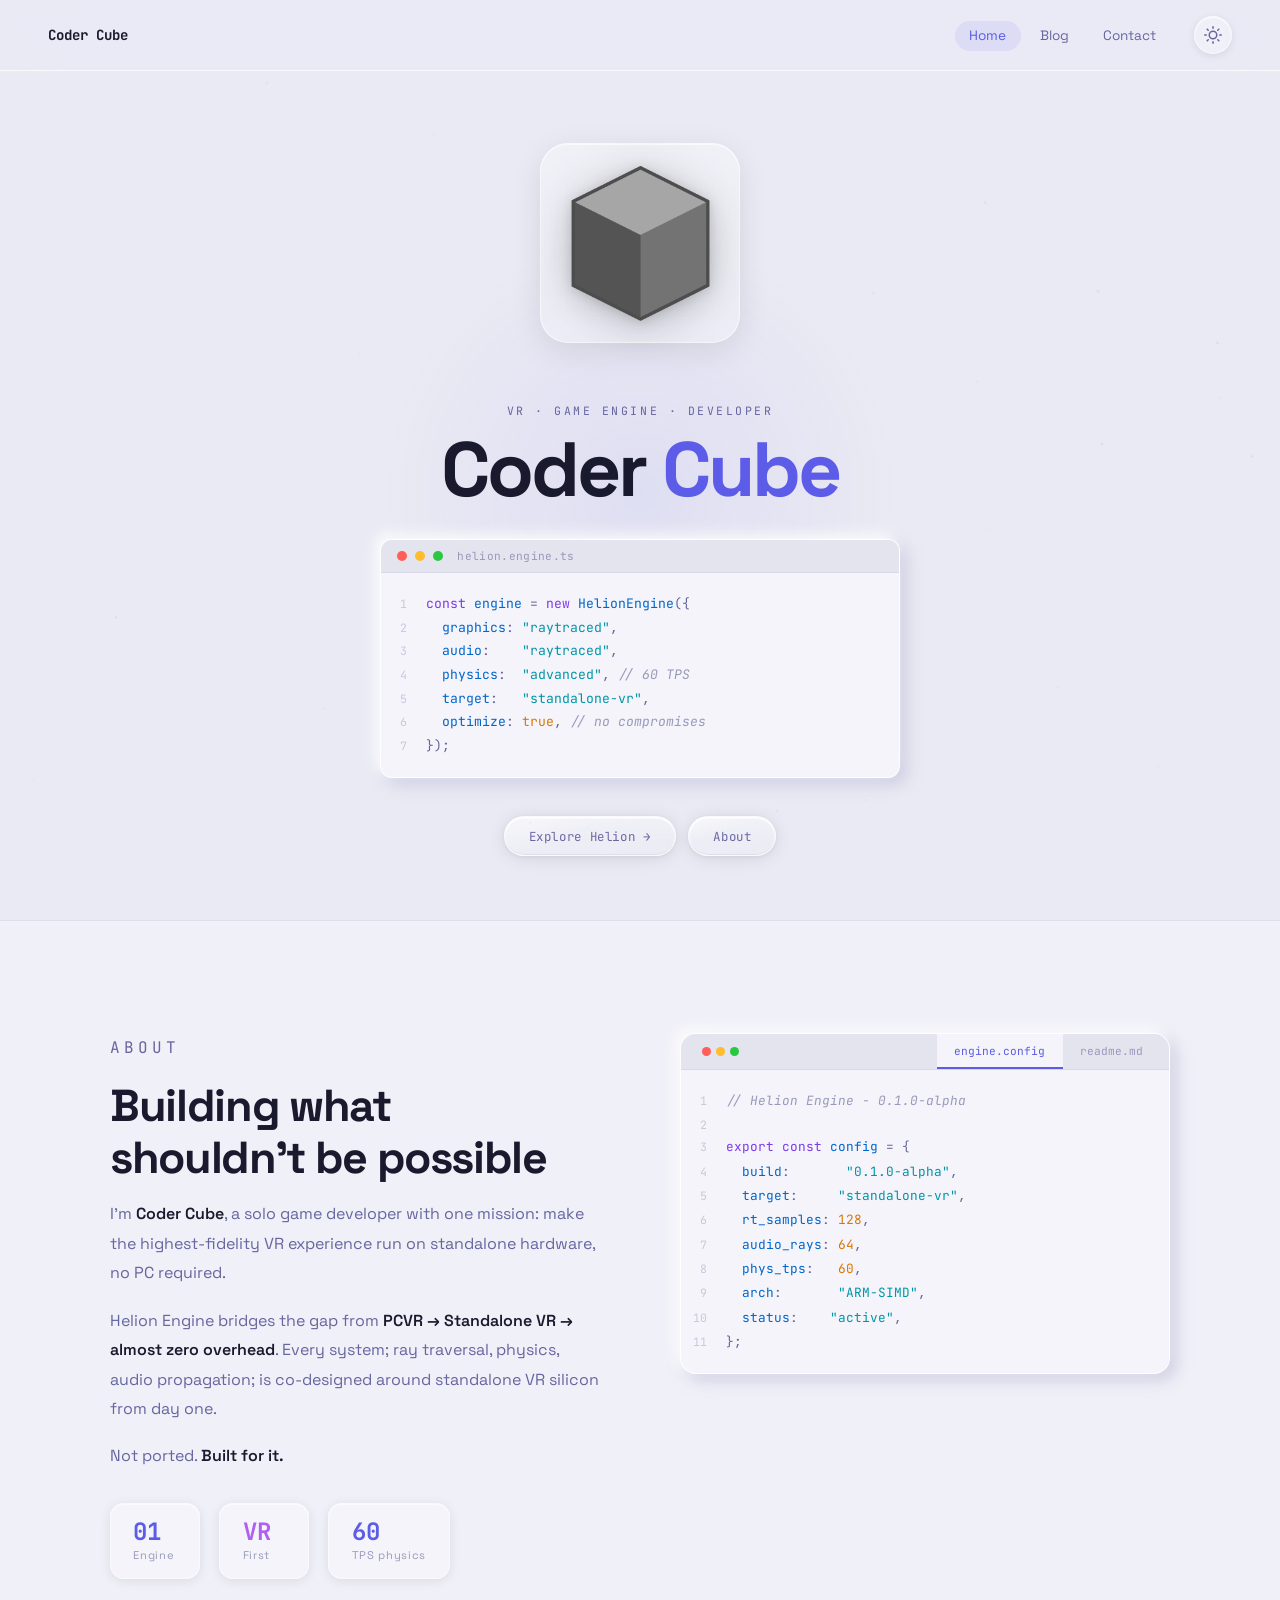
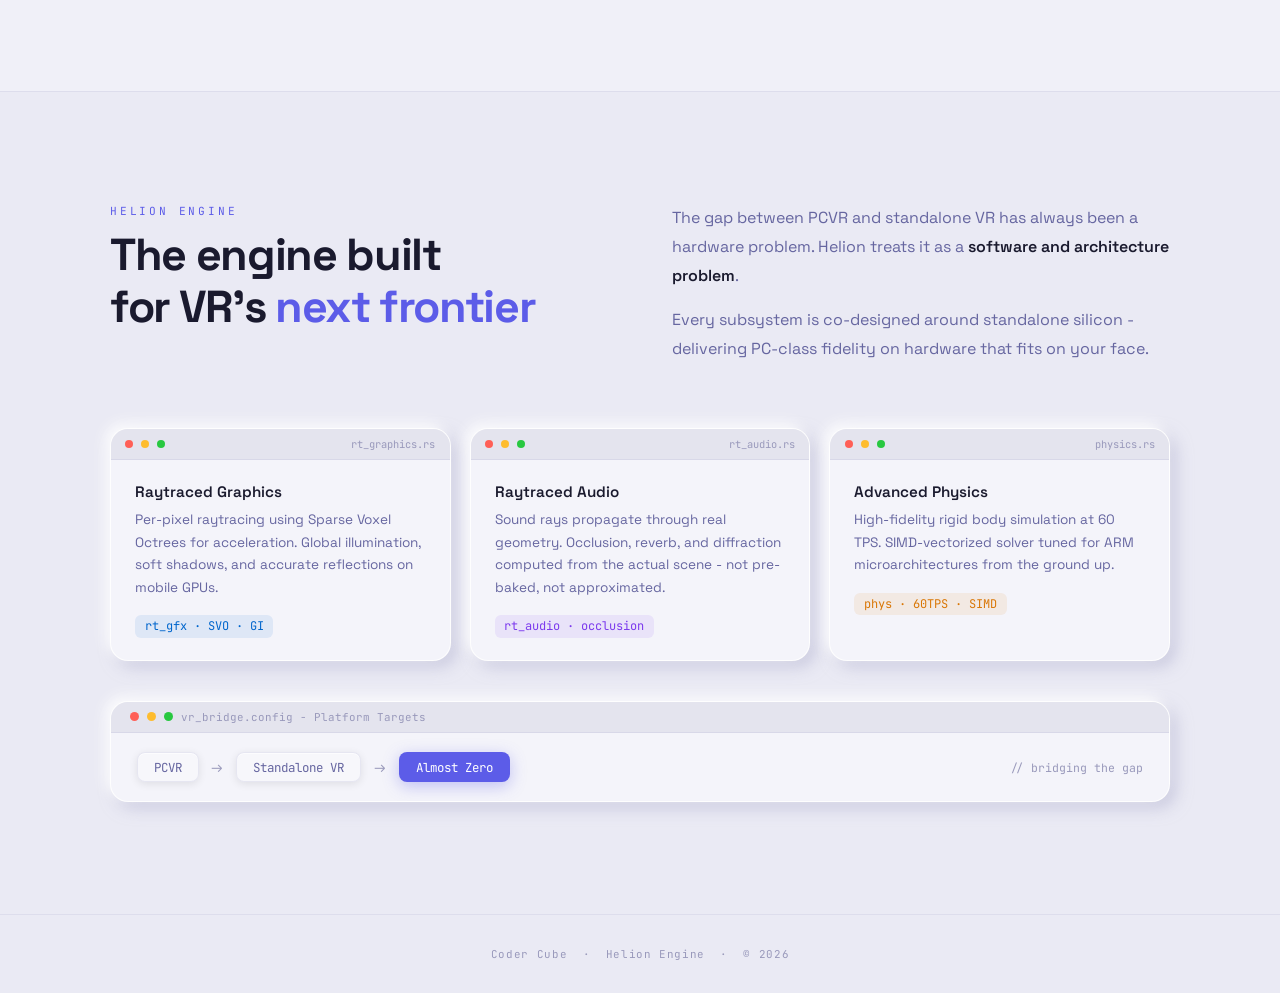
<file: home.html>
<!DOCTYPE html>
<html lang="en">
<head>
<meta charset="UTF-8" />
<meta name="viewport" content="width=device-width, initial-scale=1.0" />
<title>Coder Cube - Home</title>
<link href="https://fonts.googleapis.com/css2?family=Space+Grotesk:wght@300;400;500;600;700&family=JetBrains+Mono:wght@400;500;700&display=swap" rel="stylesheet" />
<link rel="stylesheet" href="site.css" />
<link rel="icon" href="uploads/cube.png" />

<template id="__bundler_thumbnail" data-bg-color="#eaeaf4">
  <svg viewBox="0 0 800 600" xmlns="http://www.w3.org/2000/svg">
    <rect width="800" height="600" fill="#eaeaf4"/>
    <rect x="260" y="180" width="280" height="240" rx="20" fill="#dddde8"/>
    <text x="400" y="420" text-anchor="middle" fill="#5c5ce8" font-size="22" font-family="monospace">Coder Cube</text>
  </svg>
</template>

<style>
  #hero {
    position: relative; min-height: 100vh;
    display: flex; flex-direction: column;
    align-items: center; justify-content: center;
    padding: 8rem 2rem 4rem; z-index: 1;
  }
  .hero-glow {
    position: absolute; width: 520px; height: 520px; border-radius: 50%;
    background: radial-gradient(circle, rgba(92,92,232,0.08) 0%, transparent 70%);
    pointer-events: none; animation: breathe 7s ease-in-out infinite;
  }
  @keyframes breathe { 0%,100%{transform:scale(1)} 50%{transform:scale(1.1)} }

  .cube-stage {
    position: relative; width: 230px; height: 230px;
    display: flex; align-items: center; justify-content: center;
    margin-bottom: 2.8rem;
  }
  .cube-nm-base {
    width: 200px; height: 200px; border-radius: 28px;
    background: var(--glass-bg);
    backdrop-filter: blur(20px);
    -webkit-backdrop-filter: blur(20px);
    border: 1px solid var(--glass-border);
    box-shadow: 0 8px 32px var(--glass-shadow), inset 0 1px 0 var(--glass-shine);
    display: flex; align-items: center; justify-content: center;
    transition: background 0.4s, box-shadow 0.4s;
  }
  .cube-img {
    width: 155px; height: 155px; object-fit: contain;
    filter: drop-shadow(0 6px 22px rgba(0,0,0,0.22)) drop-shadow(0 2px 6px rgba(0,0,0,0.14));
    animation: float 7s ease-in-out infinite;
  }
  html.dark .cube-img {
    filter: drop-shadow(0 6px 28px rgba(255,255,255,0.16)) drop-shadow(0 2px 8px rgba(255,255,255,0.08));
  }
  @keyframes float { 0%,100%{transform:translateY(0)} 50%{transform:translateY(-10px)} }

  .hero-label {
    font-family: var(--font-mono); font-size: 0.72rem;
    color: var(--mid); letter-spacing: 0.22em; text-transform: uppercase;
    margin-bottom: 0.8rem; opacity: 0; animation: fade-up 0.7s 0.1s forwards;
  }
  .hero-title {
    font-size: clamp(2.8rem, 6vw, 5.5rem); font-weight: 700;
    letter-spacing: -0.04em; text-align: center;
    line-height: 1; margin-bottom: 2rem;
    opacity: 0; animation: fade-up 0.7s 0.2s forwards;
  }
  .hero-title .accent { color: var(--accent); }

  .hero-code-wrap {
    background: var(--code-bg); border-radius: 12px;
    box-shadow: var(--nm-out); border: 1px solid var(--card-border);
    overflow: hidden; margin-bottom: 2.4rem;
    width: 100%; max-width: 520px;
    opacity: 0; animation: fade-up 0.7s 0.5s forwards;
    transition: background 0.4s, box-shadow 0.4s, border-color 0.4s;
  }

  .hero-cta {
    display: flex; gap: 0.8rem; flex-wrap: wrap;
    justify-content: center;
    opacity: 0; animation: fade-up 0.7s 0.8s forwards;
  }

  @keyframes fade-up { from{opacity:0;transform:translateY(14px)} to{opacity:1;transform:translateY(0)} }

  #about { background: var(--bg2); transition: background 0.4s; }
  .about-grid { display: grid; grid-template-columns: 1fr 1fr; gap: 5rem; align-items: start; }
  .about-text p { color: var(--mid); line-height: 1.85; font-size: 1rem; margin-bottom: 1.1rem; }
  .about-text p strong { color: var(--ink); font-weight: 600; }

  .stat-row { display: flex; gap: 1.2rem; margin-top: 2rem; flex-wrap: wrap; }
  .stat-card {
    background: var(--glass-bg); border-radius: 14px;
    /*backdrop-filter: blur(12px); -webkit-backdrop-filter: blur(12px);*/
    box-shadow: 0 2px 12px var(--glass-shadow), inset 0 1px 0 var(--glass-shine);
    border: 1px solid var(--glass-border);
    padding: 1rem 1.4rem; min-width: 90px;
    transition: background 0.4s;
  }
  .stat-card {
  transform: translateZ(0);
}
  .stat-num { font-family: var(--font-mono); font-size: 1.5rem; font-weight: 700; color: var(--accent); line-height: 1; margin-bottom: 0.25rem; }
  .stat-label { font-size: 0.7rem; color: var(--dim); letter-spacing: 0.06em; }

  .editor-panel {
    background: var(--code-bg); border-radius: 16px;
    box-shadow: var(--nm-out); border: 1px solid var(--card-border);
    overflow: hidden; transition: background 0.4s, box-shadow 0.4s, border-color 0.4s;
  }
  .editor-tabs {
    background: var(--surface); display: flex; align-items: center;
    border-bottom: 1px solid var(--tab-border); padding: 0 0.5rem;
    transition: background 0.4s, border-color 0.4s;
  }
  .editor-tab { padding: 0.6rem 1.1rem; font-family: var(--font-mono); font-size: 0.7rem; color: var(--dim); border-bottom: 2px solid transparent; cursor: default; }
  .editor-tab.active { color: var(--accent); border-bottom-color: var(--accent); background: var(--code-bg); transition: background 0.4s; }
  .editor-tab-dots { display: flex; gap: 5px; align-items: center; padding: 0 0.8rem; margin-right: auto; }
  .editor-code { padding: 1.2rem 0; font-family: var(--font-mono); font-size: 0.8rem; line-height: 1.9; }

  #helion { background: var(--bg); transition: background 0.4s; }
  .engine-top { display: grid; grid-template-columns: 1fr 1fr; gap: 4rem; align-items: start; margin-bottom: 3rem; }
  .engine-desc { color: var(--mid); line-height: 1.8; font-size: 1rem; }
  .engine-desc p { margin-bottom: 1rem; }
  .engine-desc strong { color: var(--ink); font-weight: 600; }

  .features-grid { display: grid; grid-template-columns: repeat(3,1fr); gap: 1.2rem; }
  .feature-card {
    background: var(--code-bg); border-radius: var(--radius);
    box-shadow: var(--nm-out); border: 1px solid var(--card-border);
    overflow: hidden; transition: transform 0.25s, box-shadow 0.25s, background 0.4s, border-color 0.4s;
    cursor: default;
  }
  .feature-card:hover { transform: translateY(-4px); }
  .feat-code-header {
    background: var(--surface); padding: 0.5rem 0.9rem;
    display: flex; align-items: center; gap: 0.5rem;
    border-bottom: 1px solid var(--tab-border);
    transition: background 0.4s, border-color 0.4s;
  }
  .feat-code-dot { width: 8px; height: 8px; border-radius: 50%; }
  .feat-filename { font-family: var(--font-mono); font-size: 0.65rem; color: var(--dim); margin-left: auto; }
  .feat-body { padding: 1.4rem 1.5rem; }
  .feat-title { font-size: 0.95rem; font-weight: 600; margin-bottom: 0.5rem; }
  .feat-desc { font-size: 0.85rem; color: var(--mid); line-height: 1.65; }
  .token { font-family: var(--font-mono); font-size: 0.75rem; display: inline-block; margin-top: 1rem; padding: 0.2rem 0.6rem; border-radius: 6px; }
  .token-blue   { background: rgba(0,102,204,0.09);  color: var(--code-fn); }
  .token-purple { background: rgba(124,58,237,0.09); color: var(--code-kw); }
  .token-amber  { background: rgba(217,119,6,0.09);  color: var(--code-num); }

  .vr-bar {
    margin-top: 2.5rem; background: var(--code-bg); border-radius: var(--radius);
    box-shadow: var(--nm-out); border: 1px solid var(--card-border); overflow: hidden;
    transition: background 0.4s, box-shadow 0.4s, border-color 0.4s;
  }
  .vr-bar-header {
    background: var(--surface); padding: 0.5rem 1.2rem;
    border-bottom: 1px solid var(--tab-border);
    display: flex; align-items: center; gap: 0.5rem;
    transition: background 0.4s, border-color 0.4s;
  }
  .vr-bar-title { font-family: var(--font-mono); font-size: 0.68rem; color: var(--dim); }
  .vr-bar-body {
    padding: 1.2rem 1.6rem; display: flex; align-items: center;
    justify-content: space-between; flex-wrap: wrap; gap: 1rem;
  }
  .vr-flow { display: flex; align-items: center; gap: 0.8rem; }
  .vr-node {
    padding: 0.35rem 1rem; border-radius: 8px;
    border: 1px solid var(--tab-border); color: var(--mid); font-size: 0.78rem;
    font-family: var(--font-mono);
    background: var(--glass-bg); backdrop-filter: blur(8px);
    box-shadow: 0 2px 8px var(--glass-shadow), inset 0 1px 0 var(--glass-shine);
    transition: background 0.4s, border-color 0.4s;
  }
  .vr-node.hi {
    background: var(--accent); color: #fff;
    border-color: transparent; box-shadow: 0 4px 16px rgba(92,92,232,0.35);
  }
  .vr-arrow { color: var(--dim); font-size: 0.9rem; }

  @media (max-width: 768px) {
    .about-grid, .engine-top { grid-template-columns: 1fr; gap: 2.5rem; }
    .features-grid { grid-template-columns: 1fr; }
  }
</style>
</head>
<body>

<canvas id="canvas-bg"></canvas>

<nav>
  <a href="home.html" class="nav-logo">
    Coder Cube
  </a>
  <div class="nav-right">
    <ul class="nav-links">
      <li><a href="home.html" class="active">Home</a></li>
      <li><a href="blog.html">Blog</a></li>
      <li><a href="contact.html">Contact</a></li>
    </ul>
    <button class="theme-toggle" id="themeToggle" aria-label="Toggle dark mode">
      <svg class="toggle-icon icon-sun" viewBox="0 0 24 24" fill="none" stroke-width="2" stroke-linecap="round" stroke-linejoin="round"><circle cx="12" cy="12" r="5"/><line x1="12" y1="1" x2="12" y2="3"/><line x1="12" y1="21" x2="12" y2="23"/><line x1="4.22" y1="4.22" x2="5.64" y2="5.64"/><line x1="18.36" y1="18.36" x2="19.78" y2="19.78"/><line x1="1" y1="12" x2="3" y2="12"/><line x1="21" y1="12" x2="23" y2="12"/><line x1="4.22" y1="19.78" x2="5.64" y2="18.36"/><line x1="18.36" y1="5.64" x2="19.78" y2="4.22"/></svg>
      <svg class="toggle-icon icon-moon" viewBox="0 0 24 24" fill="none" stroke-width="2" stroke-linecap="round" stroke-linejoin="round"><path d="M21 12.79A9 9 0 1 1 11.21 3 7 7 0 0 0 21 12.79z"/></svg>
    </button>
  </div>
</nav>

<!-- HERO -->
<section id="hero">
  <div class="hero-glow"></div>
  <div class="cube-stage">
    <div class="cube-nm-base">
      <img class="cube-img" src="uploads/cube.png" alt="Coder Cube" id="cubeImg" />
    </div>
  </div>
  <p class="hero-label">VR · Game Engine · Developer</p>
  <h1 class="hero-title">Coder&nbsp;<span class="accent">Cube</span></h1>
  <div class="hero-code-wrap">
    <div class="code-titlebar">
      <div class="code-dot" style="background:#ff5f57"></div>
      <div class="code-dot" style="background:#febc2e"></div>
      <div class="code-dot" style="background:#28c840"></div>
      <span class="code-filename">helion.engine.ts</span>
    </div>
    <div class="code-body">
      <div class="code-line"><span class="ln">1</span><span class="kw">const</span>&nbsp;<span class="fn">engine</span>&nbsp;<span class="pun">=</span>&nbsp;<span class="kw">new</span>&nbsp;<span class="fn">HelionEngine</span><span class="pun">({</span></div>
      <div class="code-line"><span class="ln">2</span>&nbsp;&nbsp;<span class="fn">graphics</span><span class="pun">:</span>&nbsp;<span class="str">"raytraced"</span><span class="pun">,</span></div>
      <div class="code-line"><span class="ln">3</span>&nbsp;&nbsp;<span class="fn">audio</span><span class="pun">:</span>&nbsp;&nbsp;&nbsp;&nbsp;<span class="str">"raytraced"</span><span class="pun">,</span></div>
      <div class="code-line"><span class="ln">4</span>&nbsp;&nbsp;<span class="fn">physics</span><span class="pun">:</span>&nbsp;&nbsp;<span class="str">"advanced"</span><span class="pun">,</span>&nbsp;<span class="cmt">// 60 TPS</span></div>
      <div class="code-line"><span class="ln">5</span>&nbsp;&nbsp;<span class="fn">target</span><span class="pun">:</span>&nbsp;&nbsp;&nbsp;<span class="str">"standalone-vr"</span><span class="pun">,</span></div>
      <div class="code-line"><span class="ln">6</span>&nbsp;&nbsp;<span class="fn">optimize</span><span class="pun">:</span>&nbsp;<span class="num">true</span><span class="pun">,</span>&nbsp;<span class="cmt">// no compromises</span></div>
      <div class="code-line"><span class="ln">7</span><span class="pun">});</span></div>
    </div>
  </div>
  <div class="hero-cta">
    <a href="#helion" class="btn">Explore Helion →</a>
    <a href="#about" class="btn">About</a>
  </div>
</section>

<hr class="divider" />

<!-- ABOUT -->
<section id="about">
  <div class="container">
    <div class="about-grid">
      <div class="about-text reveal">
        <p class="section-eyebrow">About</p>
        <h2 class="section-title">Building what<br>shouldn't be possible</h2>
        <p>I'm <strong>Coder Cube</strong>, a solo game developer with one mission: make the highest-fidelity VR experience run on standalone hardware, no PC required.</p>
        <p>Helion Engine bridges the gap from <strong>PCVR → Standalone VR → almost zero overhead</strong>. Every system; ray traversal, physics, audio propagation; is co-designed around standalone VR silicon from day one.</p>
        <p>Not ported. <strong>Built for it.</strong></p>
        <div class="stat-row">
          <div class="stat-card"><div class="stat-num">01</div><div class="stat-label">Engine</div></div>
          <div class="stat-card"><div class="stat-num" style="color:var(--accent2)">VR</div><div class="stat-label">First</div></div>
          <div class="stat-card"><div class="stat-num">60</div><div class="stat-label">TPS physics</div></div>
        </div>
      </div>
      <div class="editor-panel reveal">
        <div class="editor-tabs">
          <div class="editor-tab-dots">
            <div class="code-dot" style="background:#ff5f57;width:9px;height:9px"></div>
            <div class="code-dot" style="background:#febc2e;width:9px;height:9px"></div>
            <div class="code-dot" style="background:#28c840;width:9px;height:9px"></div>
          </div>
          <div class="editor-tab active">engine.config</div>
          <div class="editor-tab">readme.md</div>
        </div>
        <div class="editor-code">
          <div class="code-line"><span class="ln">1</span><span class="cmt">// Helion Engine - 0.1.0-alpha</span></div>
          <div class="code-line"><span class="ln">2</span></div>
          <div class="code-line"><span class="ln">3</span><span class="kw">export</span>&nbsp;<span class="kw">const</span>&nbsp;<span class="fn">config</span>&nbsp;<span class="pun">= {</span></div>
          <div class="code-line"><span class="ln">4</span>&nbsp;&nbsp;<span class="fn">build</span><span class="pun">:</span>&nbsp;&nbsp;&nbsp;&nbsp;&nbsp;&nbsp;&nbsp;<span class="str">"0.1.0-alpha"</span><span class="pun">,</span></div>
          <div class="code-line"><span class="ln">5</span>&nbsp;&nbsp;<span class="fn">target</span><span class="pun">:</span>&nbsp;&nbsp;&nbsp;&nbsp;&nbsp;<span class="str">"standalone-vr"</span><span class="pun">,</span></div>
          <div class="code-line"><span class="ln">6</span>&nbsp;&nbsp;<span class="fn">rt_samples</span><span class="pun">:</span>&nbsp;<span class="num">128</span><span class="pun">,</span></div>
          <div class="code-line"><span class="ln">7</span>&nbsp;&nbsp;<span class="fn">audio_rays</span><span class="pun">:</span>&nbsp;<span class="num">64</span><span class="pun">,</span></div>
          <div class="code-line"><span class="ln">8</span>&nbsp;&nbsp;<span class="fn">phys_tps</span><span class="pun">:</span>&nbsp;&nbsp;&nbsp;<span class="num">60</span><span class="pun">,</span></div>
          <div class="code-line"><span class="ln">9</span>&nbsp;&nbsp;<span class="fn">arch</span><span class="pun">:</span>&nbsp;&nbsp;&nbsp;&nbsp;&nbsp;&nbsp;&nbsp;<span class="str">"ARM-SIMD"</span><span class="pun">,</span></div>
          <div class="code-line"><span class="ln">10</span>&nbsp;&nbsp;<span class="fn">status</span><span class="pun">:</span>&nbsp;&nbsp;&nbsp;&nbsp;<span class="str">"active"</span><span class="pun">,</span></div>
          <div class="code-line"><span class="ln">11</span><span class="pun">};</span></div>
        </div>
      </div>
    </div>
  </div>
</section>

<hr class="divider" />

<!-- HELION ENGINE -->
<section id="helion">
  <div class="container">
    <div class="engine-top reveal">
      <div>
        <p class="section-eyebrow">Helion Engine</p>
        <h2 class="section-title">The engine built<br>for VR's <span style="color:var(--accent)">next frontier</span></h2>
      </div>
      <div class="engine-desc">
        <p>The gap between PCVR and standalone VR has always been a hardware problem. Helion treats it as a <strong>software and architecture problem</strong>.</p>
        <p>Every subsystem is co-designed around standalone silicon - delivering PC-class fidelity on hardware that fits on your face.</p>
      </div>
    </div>
    <div class="features-grid">
      <div class="feature-card reveal">
        <div class="feat-code-header">
          <div class="feat-code-dot" style="background:#ff5f57"></div>
          <div class="feat-code-dot" style="background:#febc2e"></div>
          <div class="feat-code-dot" style="background:#28c840"></div>
          <span class="feat-filename">rt_graphics.rs</span>
        </div>
        <div class="feat-body">
          <div class="feat-title">Raytraced Graphics</div>
          <p class="feat-desc">Per-pixel raytracing using Sparse Voxel Octrees for acceleration. Global illumination, soft shadows, and accurate reflections on mobile GPUs.</p>
          <span class="token token-blue">rt_gfx · SVO · GI</span>
        </div>
      </div>
      <div class="feature-card reveal">
        <div class="feat-code-header">
          <div class="feat-code-dot" style="background:#ff5f57"></div>
          <div class="feat-code-dot" style="background:#febc2e"></div>
          <div class="feat-code-dot" style="background:#28c840"></div>
          <span class="feat-filename">rt_audio.rs</span>
        </div>
        <div class="feat-body">
          <div class="feat-title">Raytraced Audio</div>
          <p class="feat-desc">Sound rays propagate through real geometry. Occlusion, reverb, and diffraction computed from the actual scene - not pre-baked, not approximated.</p>
          <span class="token token-purple">rt_audio · occlusion</span>
        </div>
      </div>
      <div class="feature-card reveal">
        <div class="feat-code-header">
          <div class="feat-code-dot" style="background:#ff5f57"></div>
          <div class="feat-code-dot" style="background:#febc2e"></div>
          <div class="feat-code-dot" style="background:#28c840"></div>
          <span class="feat-filename">physics.rs</span>
        </div>
        <div class="feat-body">
          <div class="feat-title">Advanced Physics</div>
          <p class="feat-desc">High-fidelity rigid body simulation at 60 TPS. SIMD-vectorized solver tuned for ARM microarchitectures from the ground up.</p>
          <span class="token token-amber">phys · 60TPS · SIMD</span>
        </div>
      </div>
    </div>
    <div class="vr-bar reveal">
      <div class="vr-bar-header">
        <div class="feat-code-dot" style="background:#ff5f57;width:9px;height:9px"></div>
        <div class="feat-code-dot" style="background:#febc2e;width:9px;height:9px"></div>
        <div class="feat-code-dot" style="background:#28c840;width:9px;height:9px"></div>
        <span class="vr-bar-title">vr_bridge.config - Platform Targets</span>
      </div>
      <div class="vr-bar-body">
        <div class="vr-flow">
          <span class="vr-node">PCVR</span>
          <span class="vr-arrow">→</span>
          <span class="vr-node">Standalone VR</span>
          <span class="vr-arrow">→</span>
          <span class="vr-node hi">Almost Zero</span>
        </div>
        <span style="font-family:var(--font-mono);font-size:0.72rem;color:var(--dim)">// bridging the gap</span>
      </div>
    </div>
  </div>
</section>

<footer>Coder Cube &nbsp;·&nbsp; Helion Engine &nbsp;·&nbsp; © 2026</footer>

<script>
document.getElementById('themeToggle').addEventListener('click', () => {
  const dark = document.documentElement.classList.toggle('dark');
  localStorage.setItem('cc-theme', dark ? 'dark' : 'light');
});

const canvas = document.getElementById('canvas-bg');
const ctx = canvas.getContext('2d');
let W, H, pts = [];
function resize(){ W = canvas.width = innerWidth; H = canvas.height = innerHeight; }
resize(); window.addEventListener('resize', resize);
for(let i=0;i<40;i++) pts.push({ x:Math.random()*W, y:Math.random()*H, vx:(Math.random()-.5)*.15, vy:(Math.random()-.5)*.15, r:Math.random()*1.2+.4, a:Math.random()*.2+.05 });
function draw(){
  ctx.clearRect(0,0,W,H);
  for(let i=0;i<pts.length;i++){
    const p=pts[i];
    for(let j=i+1;j<pts.length;j++){
      const q=pts[j],d=Math.hypot(p.x-q.x,p.y-q.y);
      if(d<130){ ctx.strokeStyle=`rgba(92,92,232,${.05*(1-d/130)})`; ctx.lineWidth=.5; ctx.beginPath(); ctx.moveTo(p.x,p.y); ctx.lineTo(q.x,q.y); ctx.stroke(); }
    }
    ctx.beginPath(); ctx.arc(p.x,p.y,p.r,0,Math.PI*2);
    ctx.fillStyle=`rgba(92,92,232,${p.a})`; ctx.fill();
    p.x+=p.vx; p.y+=p.vy;
    if(p.x<0||p.x>W) p.vx*=-1;
    if(p.y<0||p.y>H) p.vy*=-1;
  }
  requestAnimationFrame(draw);
}
draw();

const stage = document.querySelector('.cube-stage');
const img = document.getElementById('cubeImg');
document.addEventListener('mousemove', e => {
  const r = stage.getBoundingClientRect();
  const dx = (e.clientX-(r.left+r.width/2))/200;
  const dy = (e.clientY-(r.top+r.height/2))/200;
  img.style.transform = `perspective(500px) rotateY(${dx*14}deg) rotateX(${-dy*10}deg)`;
});

const io = new IntersectionObserver(entries => {
  entries.forEach(e => { if(e.isIntersecting){ e.target.classList.add('visible'); io.unobserve(e.target); }});
}, {threshold:0.1});
document.querySelectorAll('.reveal').forEach(r => io.observe(r));
</script>
</body>
</html>
</file>
<file: site.css>
/* ═══════════════════════════════════════════
   site.css — shared styles for all pages
   Coder Cube portfolio
═══════════════════════════════════════════ */

/* ── Variables ── */
:root {
  --bg:      #eaeaf4;
  --bg2:     #f0f0f8;
  --surface: #e4e4ee;
  --code-bg: #f4f4fa;

  --accent:  #5c5ce8;
  --accent2: #b060f0;
  --accentd: #3a3ab8;

  --ink:  #1a1a2e;
  --mid:  #6666a0;
  --dim:  #9999bb;

  --code-str: #0095a8;
  --code-kw:  #7c3aed;
  --code-fn:  #0066cc;
  --code-num: #d97706;
  --code-cmt: #9999bb;
  --code-ln:  #c8c8de;

  --nm-light: rgba(255,255,255,0.88);
  --nm-dark:  rgba(175,175,205,0.55);
  --nm-out:   -5px -5px 14px var(--nm-light), 6px 6px 16px var(--nm-dark);
  --nm-in:    inset 4px 4px 10px var(--nm-dark), inset -3px -3px 8px var(--nm-light);

  --nav-bg:      rgba(234,234,244,0.6);
  --nav-border:  rgba(255,255,255,0.75);
  --divider:     rgba(180,180,210,0.25);
  --card-border: rgba(255,255,255,0.9);
  --tab-border:  rgba(180,180,210,0.25);

  --glass-bg:       rgba(255,255,255,0.28);
  --glass-border:   rgba(255,255,255,0.55);
  --glass-shine:    rgba(255,255,255,0.65);
  --glass-shadow:   rgba(0,0,0,0.09);
  --glass-hover-bg: rgba(255,255,255,0.42);

  --font-head: 'Space Grotesk', sans-serif;
  --font-mono: 'JetBrains Mono', monospace;
  --radius: 18px;
}

html.dark {
  --bg:      #080808;
  --bg2:     #0d0d0d;
  --surface: #111111;
  --code-bg: #0a0a0a;

  --ink:  #f0f0f0;
  --mid:  #888899;
  --dim:  #404050;

  --code-str: #34d4ee;
  --code-kw:  #b79dfa;
  --code-fn:  #70b5fa;
  --code-num: #fb923c;
  --code-cmt: #444455;
  --code-ln:  #252530;

  --nm-light: rgba(255,255,255,0.03);
  --nm-dark:  rgba(0,0,0,0.7);
  --nm-out:   -4px -4px 12px var(--nm-light), 5px 5px 16px var(--nm-dark);
  --nm-in:    inset 3px 3px 8px var(--nm-dark), inset -2px -2px 6px var(--nm-light);

  --nav-bg:      rgba(8,8,8,0.85);
  --nav-border:  rgba(255,255,255,0.06);
  --divider:     rgba(255,255,255,0.05);
  --card-border: rgba(255,255,255,0.06);
  --tab-border:  rgba(255,255,255,0.06);

  --glass-bg:       rgba(255,255,255,0.06);
  --glass-border:   rgba(255,255,255,0.13);
  --glass-shine:    rgba(255,255,255,0.06);
  --glass-shadow:   rgba(0,0,0,0.6);
  --glass-hover-bg: rgba(255,255,255,0.11);
}

/* ── Reset ── */
*, *::before, *::after { box-sizing: border-box; margin: 0; padding: 0; }
html { scroll-behavior: smooth; }
body {
  background: var(--bg);
  color: var(--ink);
  font-family: var(--font-head);
  overflow-x: hidden;
  transition: background 0.4s ease, color 0.4s ease;
  min-height: 100vh;
}

/* ── NAV ── */
nav {
  position: fixed; top: 0; left: 0; right: 0; z-index: 100;
  display: flex; align-items: center; justify-content: space-between;
  padding: 1rem 3rem;
  background: var(--nav-bg);
  backdrop-filter: blur(28px) saturate(180%);
  -webkit-backdrop-filter: blur(28px) saturate(180%);
  border-bottom: 1px solid var(--nav-border);
  transition: background 0.4s, border-color 0.4s;
}
.nav-logo {
  font-family: var(--font-mono); font-size: 0.88rem;
  color: var(--ink); text-decoration: none; font-weight: 700;
  display: flex; align-items: center; gap: 0.55rem;
  transition: color 0.2s;
}
.nav-logo:hover { color: var(--accent); }
.nav-logo-badge {
  background: var(--accent); color: #fff;
  font-size: 0.6rem; padding: 0.15rem 0.5rem;
  border-radius: 4px; font-weight: 500; letter-spacing: 0.06em;
}
.nav-right { display: flex; align-items: center; gap: 1.5rem; }
.nav-links { display: flex; gap: 0.3rem; list-style: none; }
.nav-links a {
  color: var(--mid); text-decoration: none; font-size: 0.85rem;
  padding: 0.4rem 0.9rem; border-radius: 20px;
  transition: color 0.2s, background 0.2s;
  position: relative;
}
.nav-links a:hover { color: var(--accent); background: rgba(92,92,232,0.07); }
.nav-links a.active { color: var(--accent); background: rgba(92,92,232,0.1); }

/* Hamburger menu */
.ham {
  cursor: pointer;
  -webkit-tap-highlight-color: transparent;
  transition: transform 400ms;
  -moz-user-select: none;
  -webkit-user-select: none;
  -ms-user-select: none;
  user-select: none;
  display: none; /* hidden on desktop */
}
.hamRotate.active {
  transform: rotate(45deg);
}
.hamRotate180.active {
  transform: rotate(180deg);
}
.line {
  fill:none;
  transition: stroke-dasharray 400ms, stroke-dashoffset 400ms;
  stroke: var(--ink);
  stroke-width:5.5;
  stroke-linecap:round;
}
html.dark .line { stroke: var(--ink); } /* already var(--ink) */
.ham1 .top {
  stroke-dasharray: 40 139;
}
.ham1 .bottom {
  stroke-dasharray: 40 180;
}
.ham1.active .top {
  stroke-dashoffset: -98px;
}
.ham1.active .bottom {
  stroke-dashoffset: -138px;
}

/* Theme toggle */
.theme-toggle {
  width: 38px; height: 38px; border-radius: 50%;
  background: var(--glass-bg);
  backdrop-filter: blur(12px);
  -webkit-backdrop-filter: blur(12px);
  border: 1px solid var(--glass-border);
  box-shadow: 0 2px 8px var(--glass-shadow), inset 0 1px 0 var(--glass-shine);
  display: flex; align-items: center; justify-content: center;
  cursor: pointer; position: relative; overflow: hidden;
  transition: background 0.2s, box-shadow 0.2s;
  flex-shrink: 0;
}
.theme-toggle:hover { background: var(--glass-hover-bg); }
.theme-toggle:active { box-shadow: inset 0 2px 6px rgba(0,0,0,0.15); }
.toggle-icon {
  position: absolute; width: 18px; height: 18px;
  transition: transform 0.45s cubic-bezier(0.34,1.56,0.64,1), opacity 0.3s;
  stroke: var(--mid);
}
.icon-sun  { opacity: 1; transform: rotate(0deg) scale(1); }
.icon-moon { opacity: 0; transform: rotate(-90deg) scale(0.5); }
html.dark .icon-sun  { opacity: 0; transform: rotate(90deg) scale(0.5); }
html.dark .icon-moon { opacity: 1; transform: rotate(0deg) scale(1); }

/* ── GLASS BUTTONS ── */
.btn {
  display: inline-flex; align-items: center; gap: 0.5rem;
  padding: 0.65rem 1.5rem; border-radius: 50px;
  font-family: var(--font-mono); font-size: 0.78rem;
  letter-spacing: 0.05em; text-decoration: none;
  cursor: pointer; user-select: none;
  /* layered gradient: bright top edge → semi-transparent body */
  background:
    linear-gradient(
      160deg,
      rgba(255,255,255,0.55) 0%,
      rgba(255,255,255,0.18) 40%,
      rgba(255,255,255,0.10) 100%
    );
  backdrop-filter: blur(28px) saturate(200%);
  -webkit-backdrop-filter: blur(28px) saturate(200%);
  border: 1px solid rgba(255,255,255,0.65);
  box-shadow:
    0 2px 18px rgba(0,0,0,0.10),
    0 1px 4px rgba(0,0,0,0.07),
    inset 0 1.5px 0 rgba(255,255,255,0.90),
    inset 0 -1px 0 rgba(0,0,0,0.06),
    inset 1px 0 0 rgba(255,255,255,0.35),
    inset -1px 0 0 rgba(255,255,255,0.35);
  color: var(--mid);
  transition: background 0.22s ease, box-shadow 0.22s ease,
              color 0.2s ease, transform 0.15s ease, border-color 0.2s ease;
  white-space: nowrap;
  position: relative; overflow: hidden;
}
/* subtle inner sheen overlay */
.btn::before {
  content: '';
  position: absolute; inset: 0;
  border-radius: inherit;
  background: linear-gradient(180deg, rgba(255,255,255,0.22) 0%, transparent 60%);
  pointer-events: none;
}
.btn:hover {
  background:
    linear-gradient(
      160deg,
      rgba(255,255,255,0.70) 0%,
      rgba(255,255,255,0.28) 40%,
      rgba(255,255,255,0.16) 100%
    );
  box-shadow:
    0 6px 28px rgba(0,0,0,0.13),
    0 2px 6px rgba(0,0,0,0.08),
    inset 0 1.5px 0 rgba(255,255,255,0.95),
    inset 0 -1px 0 rgba(0,0,0,0.06),
    inset 1px 0 0 rgba(255,255,255,0.4),
    inset -1px 0 0 rgba(255,255,255,0.4);
  transform: translateY(-1px);
  color: var(--ink);
}
.btn:active {
  transform: translateY(0);
  box-shadow:
    0 1px 4px rgba(0,0,0,0.10),
    inset 0 2px 8px rgba(0,0,0,0.10),
    inset 0 1px 0 rgba(255,255,255,0.6);
}

/* Dark mode glass */
html.dark .btn {
  background:
    linear-gradient(
      160deg,
      rgba(255,255,255,0.14) 0%,
      rgba(255,255,255,0.06) 50%,
      rgba(255,255,255,0.03) 100%
    );
  border-color: rgba(255,255,255,0.16);
  box-shadow:
    0 2px 20px rgba(0,0,0,0.55),
    0 1px 4px rgba(0,0,0,0.4),
    inset 0 1.5px 0 rgba(255,255,255,0.14),
    inset 0 -1px 0 rgba(0,0,0,0.3);
}
html.dark .btn::before {
  background: linear-gradient(180deg, rgba(255,255,255,0.07) 0%, transparent 60%);
}
html.dark .btn:hover {
  background:
    linear-gradient(
      160deg,
      rgba(255,255,255,0.20) 0%,
      rgba(255,255,255,0.10) 50%,
      rgba(255,255,255,0.05) 100%
    );
  box-shadow:
    0 6px 32px rgba(0,0,0,0.6),
    0 2px 8px rgba(0,0,0,0.45),
    inset 0 1.5px 0 rgba(255,255,255,0.18),
    inset 0 -1px 0 rgba(0,0,0,0.3);
  color: var(--ink);
}
html.dark .btn:active {
  box-shadow:
    0 1px 4px rgba(0,0,0,0.5),
    inset 0 2px 10px rgba(0,0,0,0.4),
    inset 0 1px 0 rgba(255,255,255,0.08);
}

/* Platform-specific hover colors */
.btn-email:hover   { background: linear-gradient(160deg,rgba(255,255,255,0.7) 0%,rgba(80,80,100,0.12) 100%);  border-color: rgba(80,80,100,0.25);  color: var(--ink); }
.btn-discord:hover   { background: linear-gradient(160deg,rgba(255,255,255,0.7) 0%,rgba(92,92,232,0.15) 100%);  border-color: rgba(92,92,232,0.35);  color: var(--accent); }
.btn-youtube:hover { background: linear-gradient(160deg,rgba(255,255,255,0.7) 0%,rgba(255,50,50,0.12) 100%);  border-color: rgba(255,50,50,0.3);   color: #c40000; }
.btn-github:hover  { background: linear-gradient(160deg,rgba(255,255,255,0.7) 0%,rgba(80,80,100,0.12) 100%);  border-color: rgba(80,80,100,0.25);  color: var(--ink); }

html.dark .btn-email:hover   { background: linear-gradient(160deg,rgba(255,255,255,0.14) 0%,rgba(210,210,230,0.14) 100%); border-color: rgba(210,210,230,0.25); color: #ddd; }
html.dark .btn-discord:hover   { background: linear-gradient(160deg,rgba(255,255,255,0.14) 0%,rgba(130,130,255,0.22) 100%); border-color: rgba(130,130,255,0.35); color: #b0b0ff; }
html.dark .btn-youtube:hover { background: linear-gradient(160deg,rgba(255,255,255,0.14) 0%,rgba(255,60,60,0.22) 100%);   border-color: rgba(255,80,80,0.35);   color: #ff7070; }
html.dark .btn-github:hover  { background: linear-gradient(160deg,rgba(255,255,255,0.14) 0%,rgba(210,210,230,0.14) 100%); border-color: rgba(210,210,230,0.25); color: #ddd; }

/* ── LAYOUT ── */
.container { max-width: 1060px; margin: 0 auto; }
section { position: relative; z-index: 1; padding: 7rem 3rem; }
.divider { height: 1px; background: var(--divider); border: none; transition: background 0.4s; }

.section-eyebrow {
  font-family: var(--font-mono); font-size: 0.7rem;
  color: var(--accent); letter-spacing: 0.25em; text-transform: uppercase;
  margin-bottom: 0.7rem;
}
.section-title {
  font-size: clamp(1.8rem, 3.5vw, 2.8rem); font-weight: 700;
  letter-spacing: -0.03em; line-height: 1.15; margin-bottom: 1rem;
}

/* ── REVEAL (fade + blur + slide) ── */
.reveal {
  opacity: 0;
  transform: translateY(22px);
  transition: opacity .8s ease, transform .8s ease;
}

/* apply blur to children instead of the container */
.reveal > * {
  filter: blur(6px);
  transition: filter .8s ease;
}

.reveal.visible {
  opacity: 1;
  transform: none;
}

.reveal.visible > * {
  filter: blur(0);
}

/* ── CODE TOKENS ── */
.kw  { color: var(--code-kw); }
.fn  { color: var(--code-fn); }
.str { color: var(--code-str); }
.num { color: var(--code-num); }
.cmt { color: var(--code-cmt); font-style: italic; }
.pun { color: var(--mid); }
.ln  { min-width: 2.8rem; text-align: right; padding-right: 1.2rem;
       color: var(--code-ln); font-size: 0.72rem; user-select: none; }
.code-line { display: flex; align-items: baseline; padding: 0 1.2rem 0 0; }
.code-body {
  padding: 1.2rem 0; font-family: var(--font-mono);
  font-size: 0.82rem; line-height: 1.8;
}

/* Code titlebar pattern */
.code-titlebar {
  background: var(--surface); padding: 0.55rem 1rem;
  display: flex; align-items: center; gap: 0.5rem;
  border-bottom: 1px solid var(--tab-border);
  transition: background 0.4s, border-color 0.4s;
}
.code-dot { width: 10px; height: 10px; border-radius: 50%; }
.code-filename {
  font-family: var(--font-mono); font-size: 0.7rem;
  color: var(--dim); margin-left: 0.4rem; letter-spacing: 0.03em;
}

/* ── FOOTER ── */
footer {
  text-align: center; padding: 2rem;
  border-top: 1px solid var(--divider);
  font-family: var(--font-mono); font-size: 0.68rem; color: var(--dim);
  background: var(--bg); letter-spacing: 0.06em;
  transition: background 0.4s, border-color 0.4s;
}

/* ── CANVAS ── */
#canvas-bg { position: fixed; inset: 0; z-index: 0; pointer-events: none; opacity: 0.45; }

/* ── MOBILE ── */
@media (max-width: 768px) {
  nav { padding: 0.9rem 1.4rem; }
  .ham { display: block; position: absolute; right: 1.4rem; top: 50%; transform: translateY(-50%); }
  .nav-links { display: none; }
  nav.mobile-open .nav-links {
    display: flex;
    flex-direction: column;
    position: absolute;
    top: 100%;
    left: 0;
    right: 0;
    background: var(--nav-bg);
    backdrop-filter: blur(28px) saturate(180%);
    -webkit-backdrop-filter: blur(28px) saturate(180%);
    border-bottom: 1px solid var(--nav-border);
    padding: 0.8rem;
    gap: 1.1rem;
    align-items: flex-end;
  }
  nav.mobile-open .nav-links a {
    padding: 0.6rem 1rem;
    border-radius: 12px;
  }
  section { padding: 5rem 1.4rem; }
}
</file>
